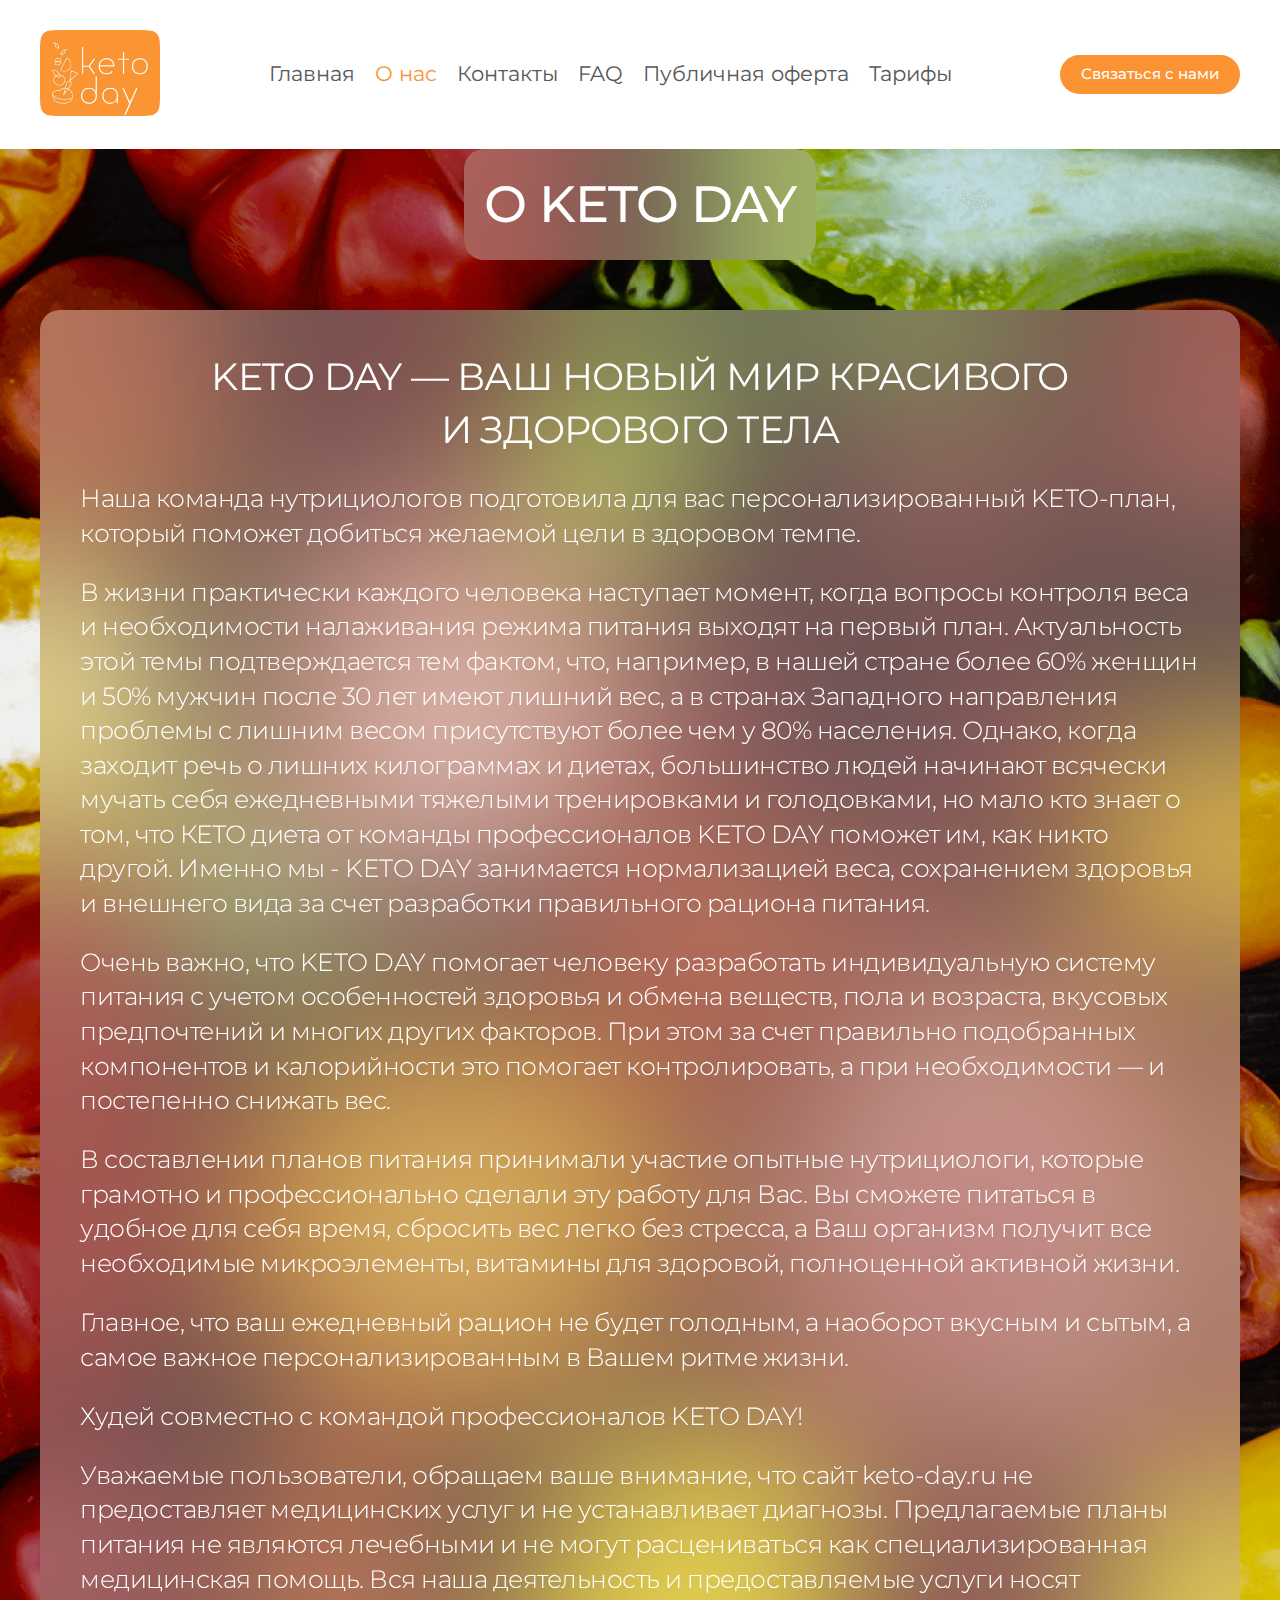
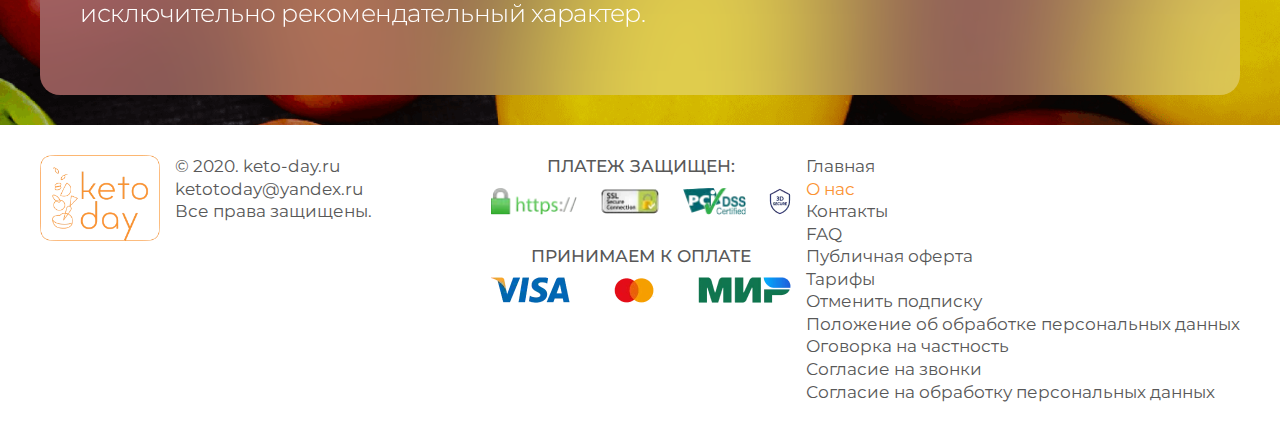
<file: about.html>
<!DOCTYPE html>
<html lang="ru">

<head>
  <meta charset="UTF-8">
  <meta http-equiv="X-UA-Compatible" content="IE=edge">
  <meta name="viewport" content="width=device-width, initial-scale=1.0, maximum-scale=1.0, user-scalable=0">
  <meta property="og:type" content="article">
  <meta property="og:url" content="https://keto-day.ru">
  <meta property="og:site_name" content="Худей совместно с командой профессионалов KETO DAY!">
  <meta property="og:title"
    content="Наша команда нутрициологов подготовила для вас персонализированный KETO-план, который поможет добиться желаемой цели в здоровом темпе.">
  <meta property="og:description"
    content="В жизни практически каждого человека наступает момент, когда вопросы контроля веса и необходимости налаживания режима питания выходят на первый план. Актуальность этой темы подтверждается тем фактом, что, например, в нашей стране более 60% женщин и 50% мужчин после 30 лет имеют лишний вес, а в странах Западного направления проблемы с...">
  <meta property="og:image" content="https://keto-day.ru/img/headerImg.jpg">
  <link rel="shortcut icon" href="favicon.svg" type="image/svg">

  <link rel="stylesheet" href="css/index.css">
  <link rel="stylesheet" href="css/reset.css">

  <!-- Стили секций -->
  <link rel="stylesheet" href="css/header.css">
  <link rel="stylesheet" href="css/footer.css">
  <link rel="stylesheet" href="css/about-us.css">

  <!-- Шрифты -->
  <link rel="preconnect" href="https://fonts.googleapis.com">
  <link rel="preconnect" href="https://fonts.gstatic.com" crossorigin>
  <link
    href="https://fonts.googleapis.com/css2?family=Montserrat:ital,wght@0,100;0,200;0,300;0,400;0,500;0,600;0,700;0,800;0,900;1,100;1,200;1,300;1,400;1,500;1,600;1,700;1,800;1,900&display=swap"
    rel="stylesheet">

  <title>О нас</title>
</head>

<body>
  <header>
    <a href="index.html"><img src="img/logo.webp" alt="лого" width="204" class="header_logo"></a>
    <ul class="header_nav">
      <a href="" class="header_hamburger_close">
        <img src="img/header_hamburger_close.webp" alt="">
      </a>
      <li><a href="index.html">Главная</a></li>
      <li><a href="about.html" class="header_nav_active">О нас</a></li>
      <li><a href="contact.html">Контакты</a></li>
      <li><a href="faq.html">FAQ</a></li>
      <li><a href="docs/публичная-оферта.docx">Публичная оферта</a></li>
      <li><a href="tarifs.html">Тарифы</a></li>
    </ul>
    <a href="contact.html" class="header_contact-us">
      Связаться с нами
    </a>
    <a class="header_hamburger">
      <img src="img/header_hamburger.webp" alt="menu">
    </a>
  </header>
  <section class="about-us">
    <h1>О KETO DAY</h1>
    <div class="about-us_content">
      <h2>KETO DAY — ваш новый мир красивого и здорового тела</h2>
      <p>Наша команда нутрициологов подготовила для вас персонализированный
        KETO-план, который поможет добиться желаемой цели в здоровом темпе.</p>
      <p>В жизни практически каждого человека наступает момент, когда вопросы контроля веса и необходимости налаживания
        режима питания выходят на первый план. Актуальность этой темы подтверждается тем фактом, что, например, в нашей
        стране более 60% женщин и 50% мужчин после 30 лет имеют лишний вес, а в странах Западного направления проблемы с
        лишним весом присутствуют более чем у 80% населения. Однако, когда заходит речь о лишних килограммах и диетах,
        большинство людей начинают всячески мучать себя ежедневными тяжелыми тренировками и голодовками, но мало кто
        знает о том, что КЕТО диета от команды профессионалов KETO DAY поможет им, как никто другой. Именно мы - KETO
        DAY занимается нормализацией веса, сохранением здоровья и внешнего вида за счет разработки правильного рациона
        питания.</p>
      <p>Очень важно, что KETO DAY помогает человеку разработать индивидуальную систему питания с учетом особенностей
        здоровья и обмена веществ, пола и возраста, вкусовых предпочтений и многих других факторов. При этом за счет
        правильно подобранных компонентов и калорийности это помогает контролировать, а при необходимости — и постепенно
        снижать вес.</p>
      <p>В составлении планов питания принимали участие опытные нутрициологи, которые грамотно и профессионально сделали
        эту работу для Вас. Вы сможете питаться в удобное для себя время, сбросить вес легко без стресса, а Ваш организм
        получит все необходимые микроэлементы, витамины для здоровой, полноценной активной жизни.</p>
      <p>Главное, что ваш ежедневный рацион не будет голодным, а наоборот вкусным и сытым, а самое важное
        персонализированным в Вашем ритме жизни.</p>
      <p>Худей совместно с командой профессионалов KETO DAY!</p>
      <p>Уважаемые пользователи, обращаем ваше внимание, что сайт keto-day.ru не
        предоставляет медицинских услуг и не устанавливает диагнозы. Предлагаемые планы питания не являются лечебными и
        не могут расцениваться как специализированная медицинская помощь. Вся наша деятельность и предоставляемые услуги
        носят исключительно рекомендательный характер.</p>
    </div>
  </section>

  <footer>
    <a href="index.html">
      <img src="img/logo-2.webp" alt="logo" width="204">
    </a>
    <p>© 2020. keto-day.ru<br>
      ketotoday@yandex.ru<br>
      Все права защищены.
    </p>
    <div class="footer_payment">
      <h2>Платеж защищен:</h2>
      <div class="footer_payment_img">
        <img src="img/https.webp" alt="https://" width="82">
        <img src="img/ssl.webp" alt="SSL" width="56">
        <img src="img/psi-dss.webp" alt="PCIDSS" width="60">
        <img src="img/3D-secure.webp" alt="3D SECURE" width="20">
      </div>
      <h2>Принимаем к оплате</h2>
      <div class="footer_payment_img">
        <img src="img/visa.webp" alt="visa" width="78">
        <img src="img/mastercard.webp" alt="mastercard" width="39">
        <img src="img/mir.webp" alt="mir" width="91">
      </div>
    </div>
    <ul class="footer_nav">
      <li><a href="index.html">Главная</a></li>
      <li><a href="about.html" class="footer_nav_active">О нас</a></li>
      <li><a href="contact.html">Контакты</a></li>
      <li><a href="faq.html">FAQ</a></li>
      <li><a href="docs/публичная-оферта.docx">Публичная оферта</a></li>
      <li><a href="tarifs.html">Тарифы</a></li>
      <li><a href="subscriptions.html">Отменить подписку</a></li>
      <li><a href="docs/положение-об-обработке-персональных-данных.docx">Положение об обработке персональных
          данных</a></li>
      <li><a href="docs/оговорка-на-частность.docx">Оговорка на частность</a></li>
      <li><a href="docs/согласие-на-звонки.docx">Согласие на звонки</a></li>
      <li><a href="docs/согласие-на-обработку-персональных-данных.docx">Согласие на обработку персональных данных</a>
      </li>
    </ul>
  </footer>
  <script src="js/hamburger.js"></script>

  <!-- Yandex.Metrika counter -->
  <script>
    (function (m, e, t, r, i, k, a) {
      m[i] = m[i] || function () { (m[i].a = m[i].a || []).push(arguments) };
      m[i].l = 1 * new Date(); k = e.createElement(t), a = e.getElementsByTagName(t)[0], k.async = 1, k.src = r, a.parentNode.insertBefore(k, a)
    })
      (window, document, "script", "https://mc.yandex.ru/metrika/tag.js", "ym");

    ym(89807358, "init", {
      clickmap: true,
      trackLinks: true,
      accurateTrackBounce: true,
      webvisor: true
    });
  </script>
  <noscript>
    <div><img src="https://mc.yandex.ru/watch/89807358" style="position:absolute; left:-9999;" alt="" /></div>
  </noscript>
  <!-- /Yandex.Metrika counter -->

  <!-- Global site tag (gtag.js) - Google Analytics -->
  <script src="https://www.googletagmanager.com/gtag/js?id=G-SJ4CENPW20"></script>
  <script>
    window.dataLayer = window.dataLayer || [];
    function gtag() { dataLayer.push(arguments); }
    gtag('js', new Date());

    gtag('config', 'G-SJ4CENPW20');
  </script>
</body>

</html>
</file>
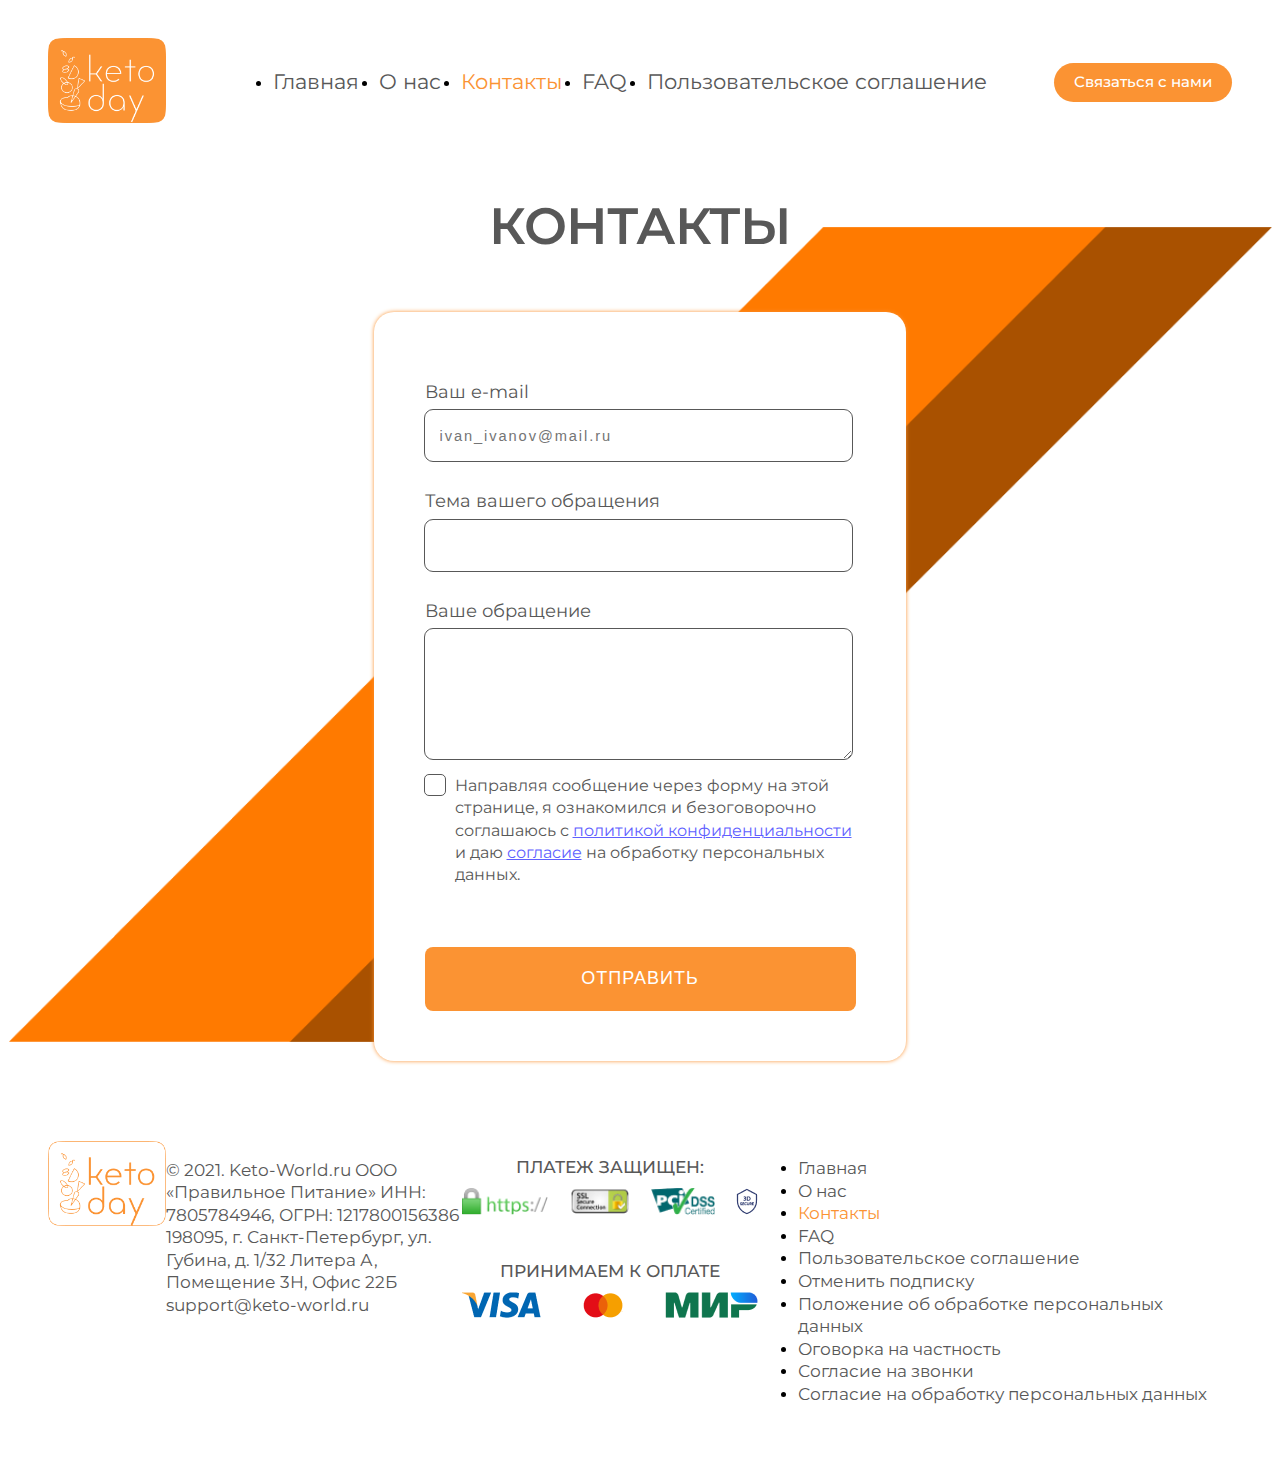
<file: contact.html>
<!DOCTYPE html>
<html lang="en">

<head>
  <meta charset="UTF-8">
  <meta http-equiv="X-UA-Compatible" content="IE=edge">
  <meta name="viewport" content="width=device-width, initial-scale=1.0">

  <link rel="stylesheet" href="css/index.css">
  <link rel="stylesheet" href="https://meyerweb.com/eric/tools/css/reset/reset.css">

  <!-- Стили секций -->
  <link rel="stylesheet" href="css/header.css">
  <link rel="stylesheet" href="css/footer.css">
  <link rel="stylesheet" href="css/contact.css">

  <!-- Шрифты -->
  <link rel="preconnect" href="https://fonts.googleapis.com">
  <link rel="preconnect" href="https://fonts.gstatic.com" crossorigin>
  <link
    href="https://fonts.googleapis.com/css2?family=Montserrat:ital,wght@0,100;0,200;0,300;0,400;0,500;0,600;0,700;0,800;0,900;1,100;1,200;1,300;1,400;1,500;1,600;1,700;1,800;1,900&display=swap"
    rel="stylesheet">

  <script src="https://www.google.com/recaptcha/api.js" async defer></script>

  <title>KETO-DAY</title>
</head>

<body>
  <header>
    <a href="index.html"><img src="img/logo.png" alt="лого" width="204" class="header_logo"></a>
    <ul class="header_nav">
      <a href="" class="header_hamburger_close">
        <img src="img/header_hamburger_close.png" alt="">
      </a>
      <li><a href="index.html">Главная</a></li>
      <li><a href="about.html">О нас</a></li>
      <li><a href="contact.html" class="header_nav_active">Контакты</a></li>
      <li><a href="faq.html">FAQ</a></li>
      <li><a href="docs/пользовательское-соглашение.docx">Пользовательское соглашение</a></li>
    </ul>
    <a href="contact.html" class="header_contact-us">
      Связаться с нами
    </a>
    <a class="header_hamburger">
      <img src="img/header_hamburger.png" alt="menu">
    </a>
  </header>
  <section class="contact">
    <h1>Контакты</h1>
    <div class="contact_form">
      <form action="send.php" method="post">
        <p class="contact_form_title">
          Ваш e-mail
        </p>
        <input type="e-mail" name="email" class="contact_form_input" placeholder="ivan_ivanov@mail.ru">

        <p class="contact_form_title">
          Тема вашего обращения
        </p>
        <input type="text" name="title" class="contact_form_input">

        <p class="contact_form_title">
          Ваше обращение
        </p>
        <textarea type="text" name="message" class="contact_form_input_message"></textarea>

        <div class="contact_form_checkbox">
          <input type="checkbox" id="contact_form">
          <label for="contact_form">
            <p>Направляя сообщение через форму на этой странице, я ознакомился и безоговорочно соглашаюсь с <a
                href="docs/положение-об-обработке-персональных-данных.docx">политикой конфиденциальности</a> и даю <a
                href="docs/consent-to-the-processing-of-personal-data.docx">согласие</a> на
              обработку персональных
              данных.
            </p>
          </label>
        </div>
        <div class="g-recaptcha" data-sitekey="6Lcf4SohAAAAALIRLpKs9st4dQ9rHcRX2o3W_MhX"></div>
        <button type="submit" class="contact_form_button">Отправить
        </button>
      </form>
    </div>


  </section>

  <footer>
    <a href="index.html">
      <img src="img/logo-2.png" alt="logo" width="204px">
    </a>
    <p>© 2021. Keto-World.ru ООО «Правильное Питание»
      ИНН: 7805784946, ОГРН: 1217800156386
      198095, г. Санкт-Петербург, ул. Губина, д. 1/32 Литера А,
      Помещение 3Н, Офис 22Б
      support@keto-world.ru</p>
    <div class="footer_payment">
      <h2>Платеж защищен:</h2>
      <div class="footer_payment_img">
        <img src="img/https.png" alt="https://" width="82.5px">
        <img src="img/ssl.png" alt="SSL" width="56.8px">
        <img src="img/psi-dss.png" alt="PCIDSS" width="60.1px">
        <img src="img/3D-secure.png" alt="3D SECURE" width="20px">
      </div>
      <h2>Принимаем к оплате</h2>
      <div class="footer_payment_img">
        <img src="img/visa.png" alt="visa" width="78.43px">
        <img src="img/mastercard.png" alt="mastercard" width="39.2px">
        <img src="img/mir.png" alt="mir" width="91.92px">
      </div>
    </div>
    <ul class="footer_nav">
      <li><a href="index.html">Главная</a></li>
      <li><a href="about.html">О нас</a></li>
      <li><a href="contact.html" class="footer_nav_active">Контакты</a></li>
      <li><a href="faq.html">FAQ</a></li>
      <li><a href="docs/пользовательское-соглашение.docx">Пользовательское соглашение</a></li>
      <li><a href="subscriptions.html">Отменить подписку</a></li>
      <li><a href="docs/положение-об-обработке-персональных-данных.docx">Положение об обработке персональных
          данных</a></li>
      <li><a href="docs/оговорка-на-частность.docx">Оговорка на частность</a></li>
      <li><a href="docs/согласие-на-звонки.docx">Согласие на звонки</a></li>
      <li><a href="docs/согласие-на-обработку-персональных-данных.docx">Согласие на обработку персональных данных</a>
      </li>
    </ul>
  </footer>
  <script src="js/hamburger.js"></script>
  <script src="js/contact.js"></script>
</body>

</html>
</file>
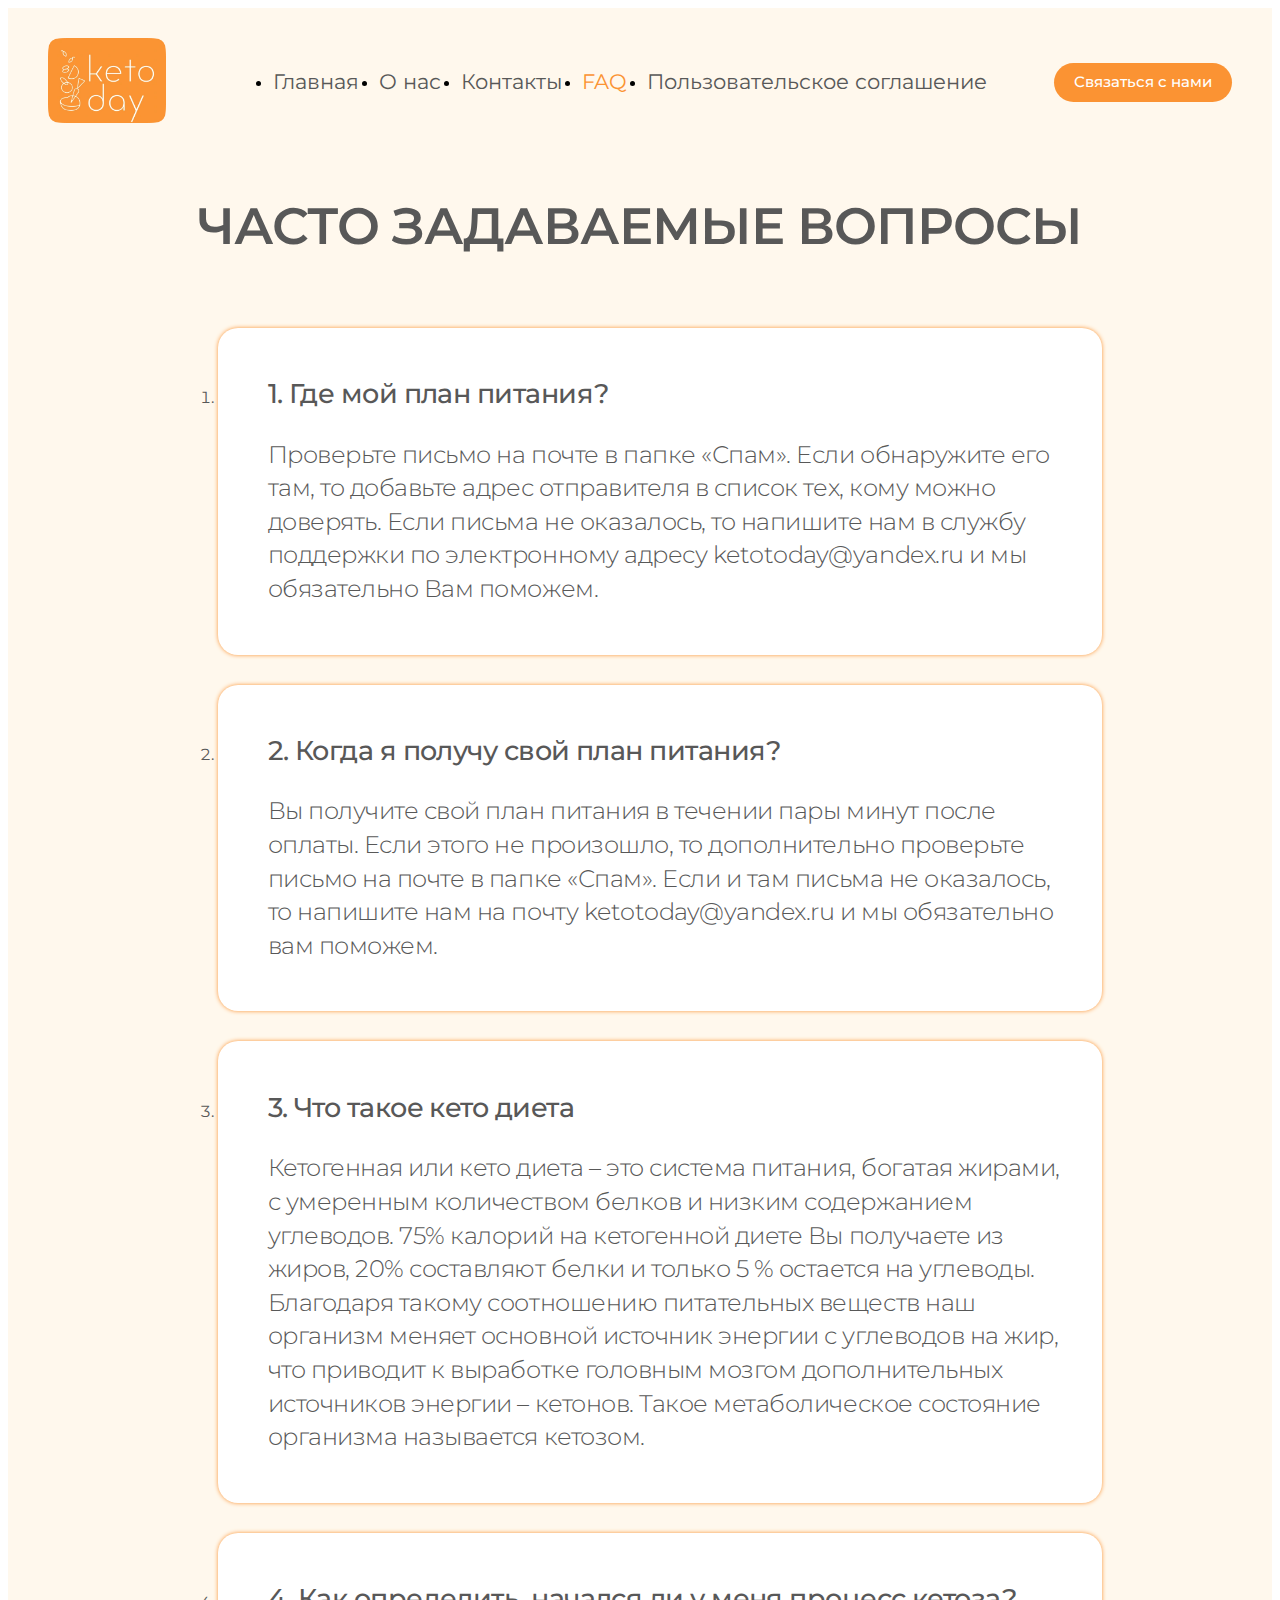
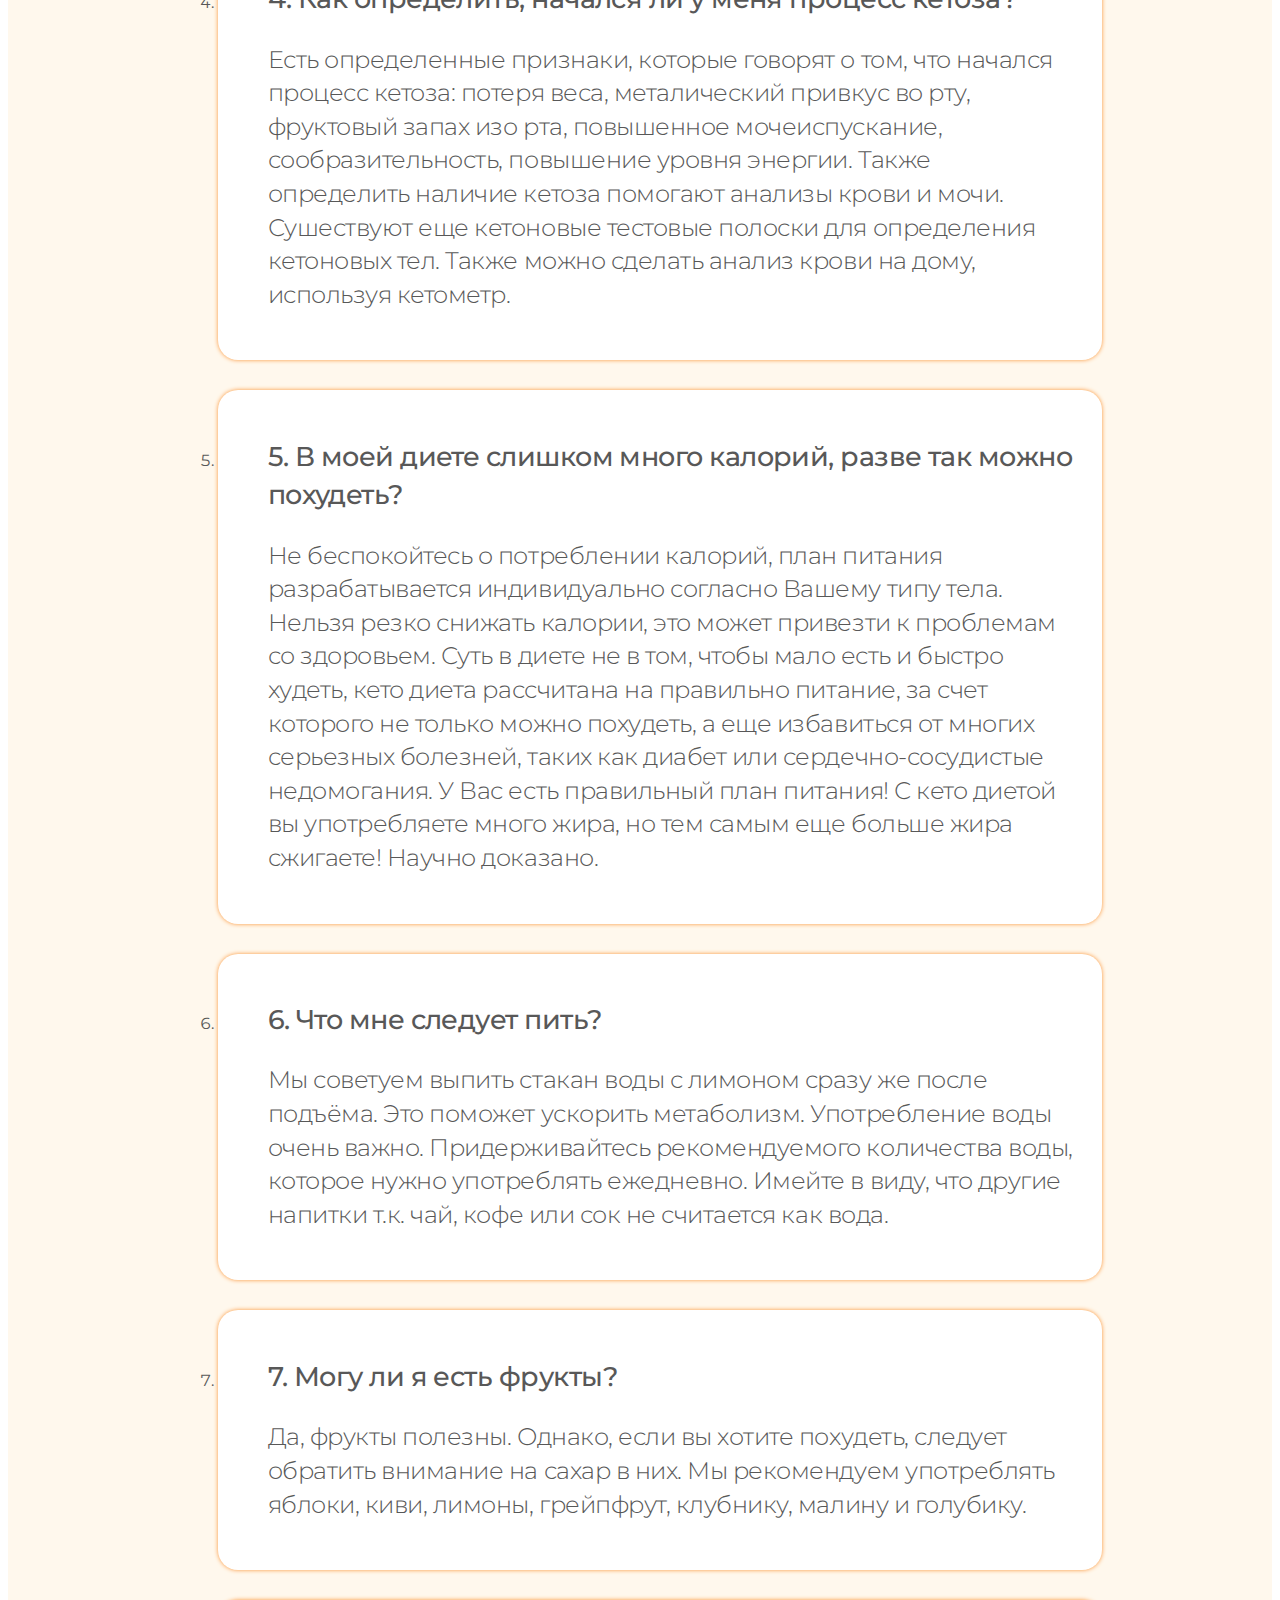
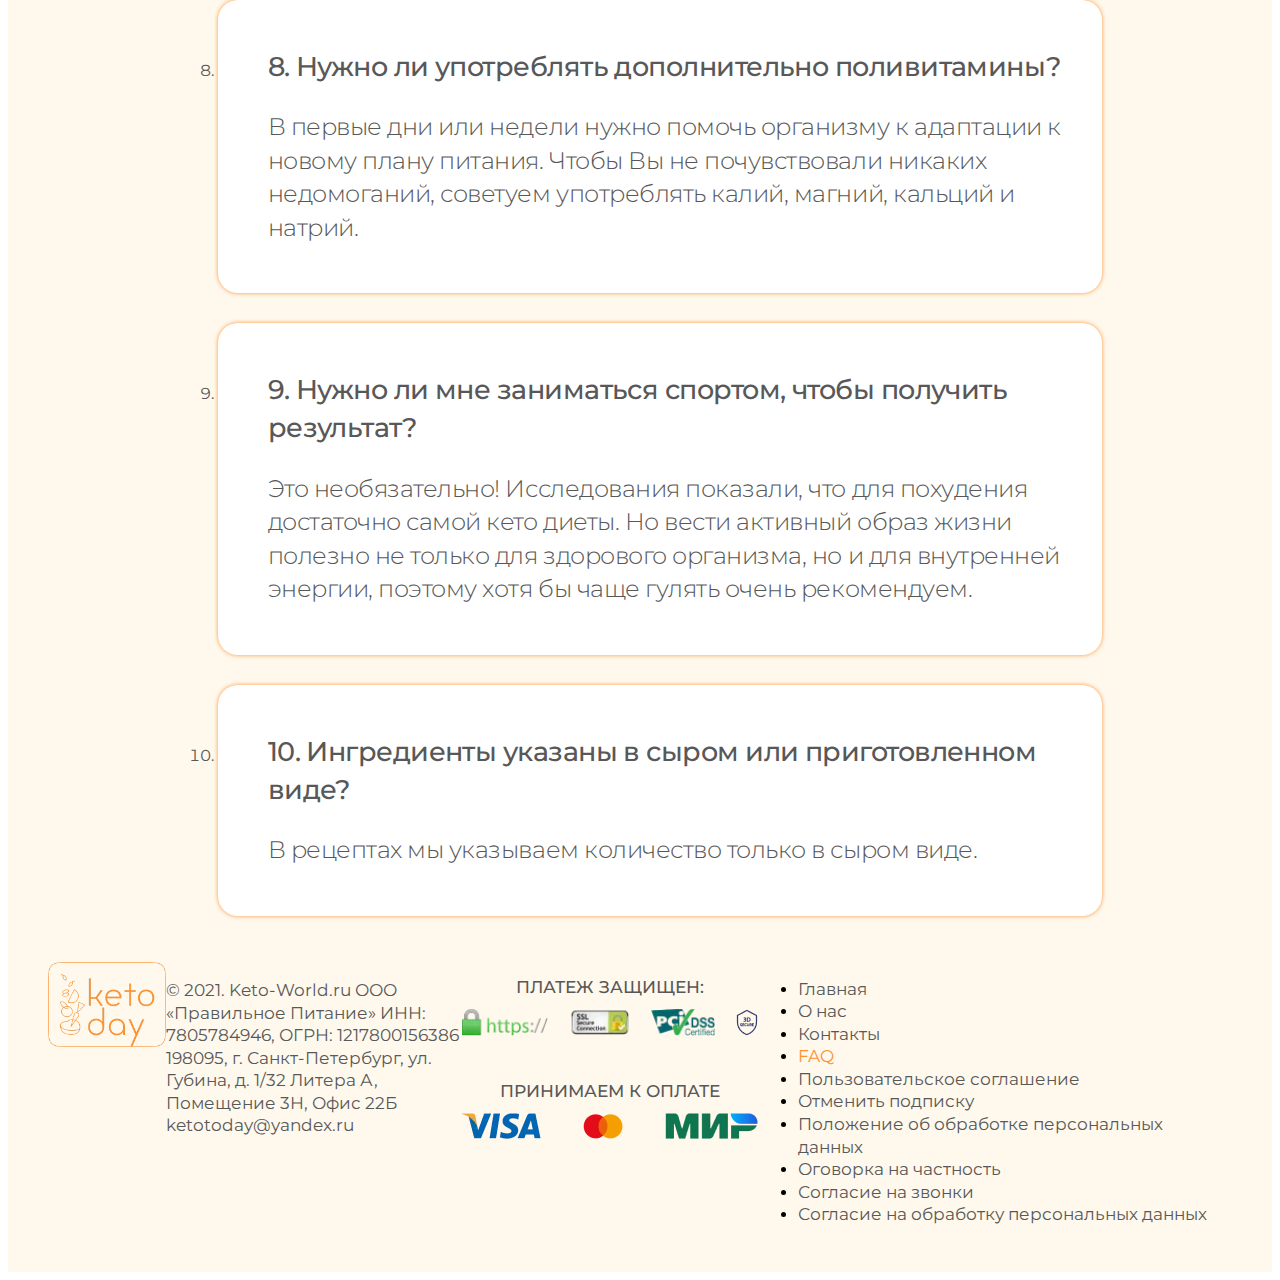
<file: faq.html>
<!DOCTYPE html>
<html lang="en">

<head>
  <meta charset="UTF-8">
  <meta http-equiv="X-UA-Compatible" content="IE=edge">
  <meta name="viewport" content="width=device-width, initial-scale=1.0, maximum-scale=1.0, user-scalable=0">
  <meta property="og:type" content="article">
  <meta property="og:url" content="https://keto-day.ru">
  <meta property="og:site_name" content="Худей совместно с командой профессионалов KETO DAY!">
  <meta property="og:title" content="Наша команда нутрициологов подготовила для вас персонализированный
        KETO-план, который поможет добиться желаемой цели в здоровом темпе.">
  <meta property="og:description" content="В жизни практически каждого человека наступает момент, когда вопросы контроля веса и необходимости налаживания
    режима питания выходят на первый план. Актуальность этой темы подтверждается тем фактом, что, например, в нашей
    стране более 60% женщин и 50% мужчин после 30 лет имеют лишний вес, а в странах Западного направления проблемы с
    ...">
  <meta property="og:image" content="https://keto-day.ru/img/headerImg.jpg">
  <link rel="shortcut icon" href="favicon.svg" type="image/svg">

  <link rel="stylesheet" href="css/index.css">
  <link rel="stylesheet" href="https://meyerweb.com/eric/tools/css/reset/reset.css">

  <!-- Стили секций -->
  <link rel="stylesheet" href="css/header.css">
  <link rel="stylesheet" href="css/footer.css">
  <link rel="stylesheet" href="css/faq.css">

  <!-- Шрифты -->
  <link rel="preconnect" href="https://fonts.googleapis.com">
  <link rel="preconnect" href="https://fonts.gstatic.com" crossorigin>
  <link
    href="https://fonts.googleapis.com/css2?family=Montserrat:ital,wght@0,100;0,200;0,300;0,400;0,500;0,600;0,700;0,800;0,900;1,100;1,200;1,300;1,400;1,500;1,600;1,700;1,800;1,900&display=swap"
    rel="stylesheet">

  <title>Часто задаваемые вопросы</title>
</head>

<body>
  <!-- Yandex.Metrika counter -->
  <script type="text/javascript">
    (function (m, e, t, r, i, k, a) {
      m[i] = m[i] || function () { (m[i].a = m[i].a || []).push(arguments) };
      m[i].l = 1 * new Date(); k = e.createElement(t), a = e.getElementsByTagName(t)[0], k.async = 1, k.src = r, a.parentNode.insertBefore(k, a)
    })
      (window, document, "script", "https://mc.yandex.ru/metrika/tag.js", "ym");

    ym(89807358, "init", {
      clickmap: true,
      trackLinks: true,
      accurateTrackBounce: true,
      webvisor: true
    });
  </script>
  <noscript>
    <div><img src="https://mc.yandex.ru/watch/89807358" style="position:absolute; left:-9999px;" alt="" /></div>
  </noscript>
  <!-- /Yandex.Metrika counter -->
  <!-- Global site tag (gtag.js) - Google Analytics -->
  <script async src="https://www.googletagmanager.com/gtag/js?id=G-SJ4CENPW20"></script>
  <script>
    window.dataLayer = window.dataLayer || [];
    function gtag() { dataLayer.push(arguments); }
    gtag('js', new Date());

    gtag('config', 'G-SJ4CENPW20');
  </script>
  <header class="header_faq">
    <a href="index.html"><img src="img/logo.webp" alt="лого" width="204" class="header_logo"></a>
    <ul class="header_nav">
      <a href="" class="header_hamburger_close">
        <img src="img/header_hamburger_close.webp" alt="">
      </a>
      <li><a href="index.html">Главная</a></li>
      <li><a href="about.html">О нас</a></li>
      <li><a href="contact.html">Контакты</a></li>
      <li><a href="faq.html" class="header_nav_active">FAQ</a></li>
      <li><a href="docs/пользовательское-соглашение.docx">Пользовательское соглашение</a></li>
    </ul>
    <a href="contact.html" class="header_contact-us">
      Связаться с нами
    </a>
    <a class="header_hamburger">
      <img src="img/header_hamburger.webp" alt="menu">
    </a>
  </header>
  <section class="faq">
    <h1>Часто задаваемые вопросы</h1>
    <ol class="faq_acordeon-box">
      <li class="faq_acordeon-box_item">
        <h2>1. Где мой план питания?</h2>
        <p>Проверьте письмо на почте в папке «Спам». Если обнаружите его там, то добавьте адрес отправителя в список
          тех, кому можно доверять. Если письма не оказалось, то напишите нам в службу поддержки по электронному адресу
          ketotoday@yandex.ru и мы обязательно Вам поможем.</p>
      </li>
      <li class="faq_acordeon-box_item">
        <h2>2. Когда я получу свой план питания?</h2>
        <p>Вы получите свой план питания в течении пары минут после оплаты. Если этого не произошло, то дополнительно
          проверьте письмо на почте в папке «Спам». Если и там письма не оказалось, то напишите нам на почту
          ketotoday@yandex.ru и мы обязательно вам поможем.</p>
      </li>
      <li class="faq_acordeon-box_item">
        <h2>3. Что такое кето диета</h2>
        <p>Кетогенная или кето диета – это система питания, богатая жирами, с умеренным количеством белков и низким
          содержанием углеводов. 75% калорий на кетогенной диете Вы получаете из жиров, 20% составляют белки и только 5
          % остается на углеводы. Благодаря такому соотношению питательных веществ наш организм меняет основной источник
          энергии с углеводов на жир, что приводит к выработке головным мозгом дополнительных источников энергии –
          кетонов. Такое метаболическое состояние организма называется кетозом.</p>
      </li>
      <li class="faq_acordeon-box_item">
        <h2>4. Как определить, начался ли у меня процесс кетоза?</h2>
        <p>Есть определенные признаки, которые говорят о том, что начался процесс кетоза: потеря веса, металический
          привкус во рту, фруктовый запах изо рта, повышенное мочеиспускание, сообразительность, повышение уровня
          энергии. Также определить наличие кетоза помогают анализы крови и мочи. Сушествуют еще кетоновые тестовые
          полоски для определения кетоновых тел. Также можно сделать анализ крови на дому, используя кетометр.</p>
      </li>
      <li class="faq_acordeon-box_item">
        <h2>5. В моей диете слишком много калорий, разве так можно похудеть?</h2>
        <p>Не беспокойтесь о потреблении калорий, план питания разрабатывается индивидуально согласно Вашему типу тела.
          Нельзя резко снижать калории, это может привезти к проблемам со здоровьем. Суть в диете не в том, чтобы мало
          есть и быстро худеть, кето диета рассчитана на правильно питание, за счет которого не только можно похудеть, а
          еще избавиться от многих серьезных болезней, таких как диабет или сердечно-сосудистые недомогания. У Вас есть
          правильный план питания! С кето диетой вы употребляете много жира, но тем самым еще больше жира сжигаете!
          Научно доказано.</p>
      </li>
      <li class="faq_acordeon-box_item">
        <h2>6. Что мне следует пить?</h2>
        <p>Мы советуем выпить стакан воды с лимоном сразу же после подъёма. Это поможет ускорить метаболизм.
          Употребление воды очень важно. Придерживайтесь рекомендуемого количества воды, которое нужно употреблять
          ежедневно. Имейте в виду, что другие напитки т.к. чай, кофе или сок не считается как вода.</p>
      </li>
      <li class="faq_acordeon-box_item">
        <h2>7. Могу ли я есть фрукты?</h2>
        <p>Да, фрукты полезны. Однако, если вы хотите похудеть, следует обратить внимание на сахар в них. Мы рекомендуем
          употреблять яблоки, киви, лимоны, грейпфрут, клубнику, малину и голубику.</p>
      </li>
      <li class="faq_acordeon-box_item">
        <h2>8. Нужно ли употреблять дополнительно поливитамины?</h2>
        <p>В первые дни или недели нужно помочь организму к адаптации к новому плану питания. Чтобы Вы не почувствовали
          никаких недомоганий, советуем употреблять калий, магний, кальций и натрий.</p>
      </li>
      <li class="faq_acordeon-box_item">
        <h2>9. Нужно ли мне заниматься спортом, чтобы получить результат?</h2>
        <p>Это необязательно! Исследования показали, что для похудения достаточно самой кето диеты. Но вести активный
          образ жизни полезно не только для здорового организма, но и для внутренней энергии, поэтому хотя бы чаще
          гулять очень рекомендуем.</p>
      </li>
      <li class="faq_acordeon-box_item">
        <h2>10. Ингредиенты указаны в сыром или приготовленном виде?</h2>
        <p>В рецептах мы указываем количество только в сыром виде.</p>
      </li>
    </ol>
  </section>

  <footer class="footer_faq">
    <a href="index.html">
      <img src="img/logo-2.webp" alt="logo" width="204px">
    </a>
    <p>© 2021. Keto-World.ru ООО «Правильное Питание»
      ИНН: 7805784946, ОГРН: 1217800156386
      198095, г. Санкт-Петербург, ул. Губина, д. 1/32 Литера А,
      Помещение 3Н, Офис 22Б
      ketotoday@yandex.ru</p>
    <div class="footer_payment">
      <h2>Платеж защищен:</h2>
      <div class="footer_payment_img">
        <img src="img/https.webp" alt="https://" width="82.5px">
        <img src="img/ssl.webp" alt="SSL" width="56.8px">
        <img src="img/psi-dss.webp" alt="PCIDSS" width="60.1px">
        <img src="img/3D-secure.webp" alt="3D SECURE" width="20px">
      </div>
      <h2>Принимаем к оплате</h2>
      <div class="footer_payment_img">
        <img src="img/visa.webp" alt="visa" width="78.43px">
        <img src="img/mastercard.webp" alt="mastercard" width="39.2px">
        <img src="img/mir.webp" alt="mir" width="91.92px">
      </div>
    </div>
    <ul class="footer_nav">
      <li><a href="index.html">Главная</a></li>
      <li><a href="about.html">О нас</a></li>
      <li><a href="contact.html">Контакты</a></li>
      <li><a href="faq.html" class="footer_nav_active">FAQ</a></li>
      <li><a href="docs/пользовательское-соглашение.docx">Пользовательское соглашение</a></li>
      <li><a href="subscriptions.html">Отменить подписку</a></li>
      <li><a href="docs/положение-об-обработке-персональных-данных.docx">Положение об обработке персональных
          данных</a></li>
      <li><a href="docs/оговорка-на-частность.docx">Оговорка на частность</a></li>
      <li><a href="docs/согласие-на-звонки.docx">Согласие на звонки</a></li>
      <li><a href="docs/согласие-на-обработку-персональных-данных.docx">Согласие на обработку персональных данных</a>
      </li>
    </ul>
  </footer>
  <script src="js/hamburger.js"></script>
  <script src="js/faq.js"></script>

</body>

</html>
</file>
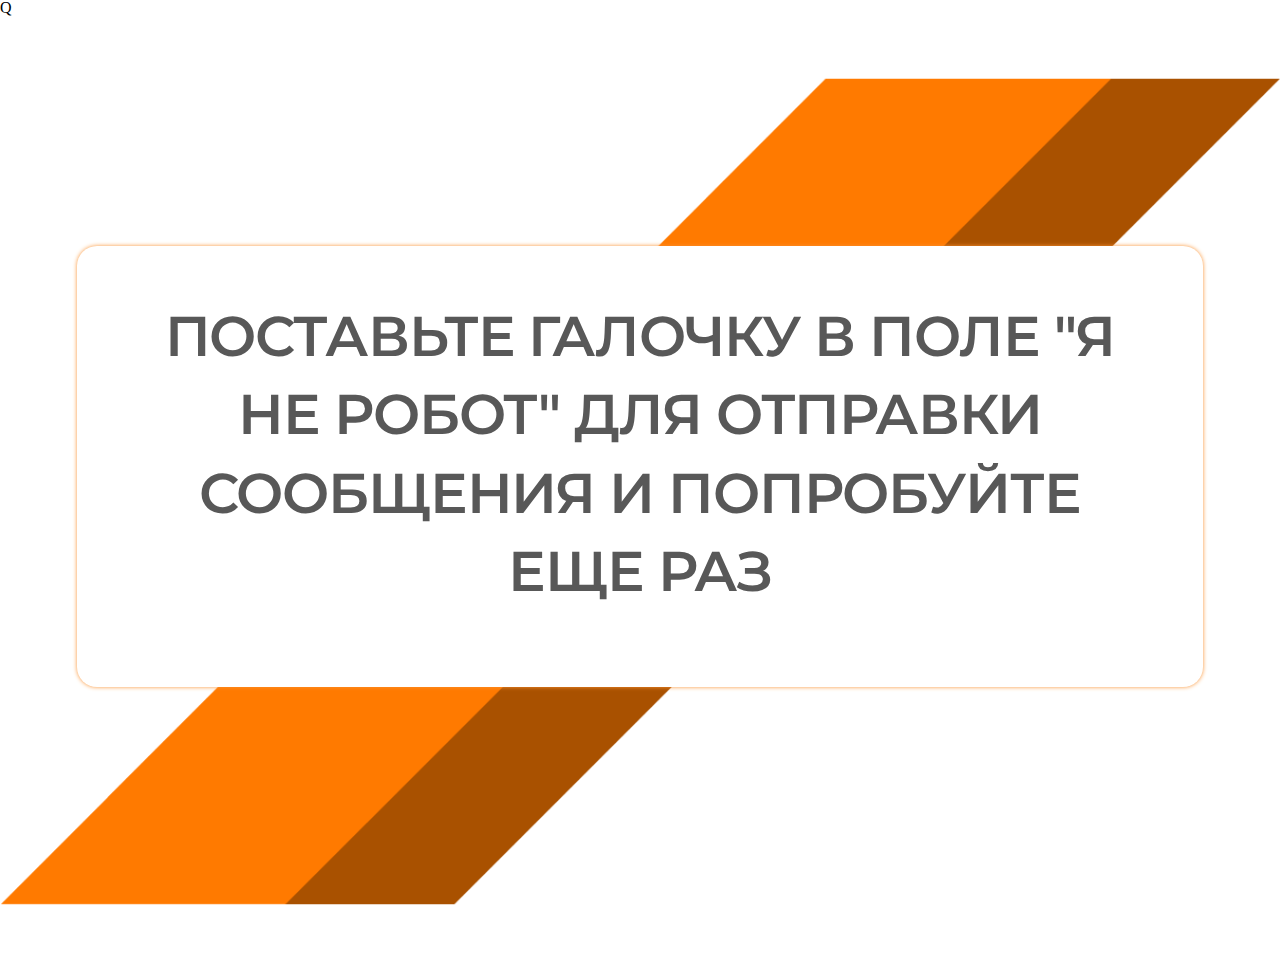
<file: good.html>
Q
<!DOCTYPE html>
<html lang="ru">

<head>
  <meta charset="UTF-8">
  <meta http-equiv="X-UA-Compatible" content="IE=edge">
  <meta name="viewport" content="width=device-width, initial-scale=1.0, maximum-scale=1.0, user-scalable=0">

  <link rel="stylesheet" href="css/index.css">
  <link rel="stylesheet" href="css/reset.css">

  <!-- Стили секций -->
  <link rel="stylesheet" href="css/answer.css">

  <!-- Шрифты -->
  <link rel="preconnect" href="https://fonts.googleapis.com">
  <link rel="preconnect" href="https://fonts.gstatic.com" crossorigin>
  <link
    href="https://fonts.googleapis.com/css2?family=Montserrat:ital,wght@0,100;0,200;0,300;0,400;0,500;0,600;0,700;0,800;0,900;1,100;1,200;1,300;1,400;1,500;1,600;1,700;1,800;1,900&display=swap"
    rel="stylesheet">

  <script src="https://www.google.com/recaptcha/api.js" async defer></script>

  <title>KETO-DAY</title>
</head>

<body>
  <section class="answer">
    <div class="answer_wrap">
      <h1>Поставьте галочку в поле "Я не робот" для отправки сообщения и попробуйте еще раз</h1>
    </div>
  </section>
  <script src="js/contact.js"></script>
</body>

</html>
</file>
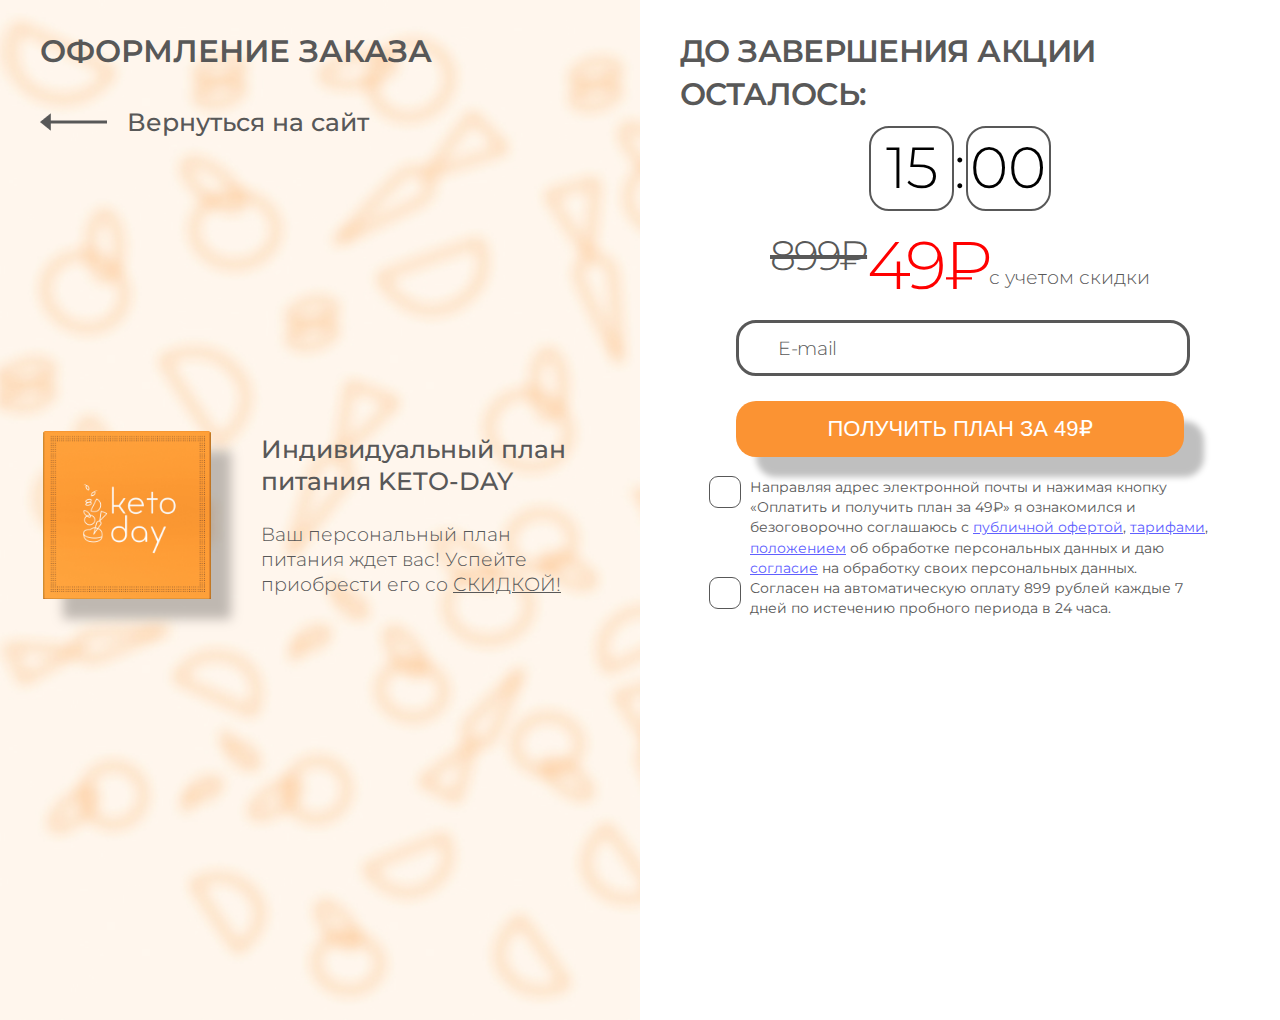
<file: payment.html>
<!DOCTYPE html>
<html lang="ru">

<head>
  <meta charset="UTF-8">
  <meta http-equiv="X-UA-Compatible" content="IE=edge">
  <meta name="viewport" content="width=device-width, initial-scale=1.0, maximum-scale=1.0, user-scalable=0">
  <meta property="og:type" content="article">
  <meta property="og:url" content="https://keto-day.ru">
  <meta property="og:site_name" content="Худей совместно с командой профессионалов KETO DAY!">
  <meta property="og:title"
    content="Наша команда нутрициологов подготовила для вас персонализированный KETO-план, который поможет добиться желаемой цели в здоровом темпе.">
  <meta property="og:description"
    content="В жизни практически каждого человека наступает момент, когда вопросы контроля веса и необходимости налаживания режима питания выходят на первый план. Актуальность этой темы подтверждается тем фактом, что, например, в нашей стране более 60% женщин и 50% мужчин после 30 лет имеют лишний вес, а в странах Западного направления проблемы с...">
  <meta property="og:image" content="https://keto-day.ru/img/headerImg.jpg">
  <link rel="shortcut icon" href="favicon.svg" type="image/svg">

  <link rel="stylesheet" href="css/index.css">
  <link rel="stylesheet" href="css/reset.css">

  <!-- Стили секций -->
  <link rel="stylesheet" href="css/index.css">
  <link rel="stylesheet" href="css/payment.css">

  <!-- Шрифты -->
  <link rel="preconnect" href="https://fonts.googleapis.com">
  <link rel="preconnect" href="https://fonts.gstatic.com" crossorigin>
  <link
    href="https://fonts.googleapis.com/css2?family=Montserrat:ital,wght@0,100;0,200;0,300;0,400;0,500;0,600;0,700;0,800;0,900;1,100;1,200;1,300;1,400;1,500;1,600;1,700;1,800;1,900&display=swap"
    rel="stylesheet">

  <title>Оплата</title>
  <script src="https://widget.cloudpayments.ru/bundles/cloudpayments.js"></script>
</head>

<body>
  <section class="payment">
    <div class="payment_left">
      <h2>Оформление заказа</h2>
      <a href="index.html#resume">
        <img src="img/payment_arrow.png" alt="Вернуться на сайт" width="94">Вернуться на
        сайт</a>
      <div class="payment_left_wrap">
        <img src="img/plan_book.png" alt="book" width="430">
        <div class="payment_left_wrap_content">
          <h3>Индивидуальный план питания KETO-DAY</h3>
          <p>Ваш персональный план питания ждет вас! Успейте приобрести его со
            <span>скидкой!</span>
          </p>
        </div>
      </div>
    </div>
    <div class="payment_right">
      <h2>До завершения акции осталось:</h2>
      <div class="payment_right_clock">
        <div class="payment_right_clock_min">15</div>
        <div class="payment_right_clock_colon">:</div>
        <div class="payment_right_clock_sec">00</div>
      </div>
      <div class="payment_right_price">
        <p>899₽</p>
        <p>49₽</p>
        <p>с учетом скидки</p>
      </div>
      <div class="payment_right_input-contain">
        <input type="text" id="fname" name="fname" autocomplete="off" value="" aria-labelledby="placeholder-fname">
        <label class="payment_right_placeholder-text" for="fname" id="placeholder-fname">
          <div class="payment_right_text">E-mail</div>
        </label>
      </div>
      <button class="payment_right_button">Получить план за 49₽</button>
      <div class="payment_right_agree payment_right_agree1">
        <div class="checkbox">
          <input type="checkbox" id="check">
          <label for="check">
            <p>Направляя адрес электронной почты и нажимая кнопку «Оплатить и получить план за 49₽» я ознакомился и
              безоговорочно соглашаюсь с <a href="docs/публичная-оферта.docx">публичной офертой</a>, <a
                href="tarifs.html">тарифами</a>,
              <a href="docs/положение-об-обработке-персональных-данных.docx">положением</a> об обработке персональных
              данных и даю <a href="docs/согласие-на-обработку-персональных-данных.docx">согласие</a>
              на
              обработку своих персональных данных.
            </p>
          </label>
        </div>
      </div>
      <div class="payment_right_agree payment_right_agree2">
        <div class="checkbox">
          <input type="checkbox" id="check2">
          <label for="check2">
            <p>Согласен на автоматическую оплату 899 рублей каждые 7 дней по истечению пробного периода в 24 часа.</p>
          </label>
        </div>
      </div>
    </div>
  </section>
  <script src="https://code.jquery.com/jquery-3.6.0.min.js"
    integrity="sha256-/xUj+3OJU5yExlq6GSYGSHk7tPXikynS7ogEvDej/m4=" crossorigin="anonymous"></script>
  <script src="https://cdnjs.cloudflare.com/ajax/libs/jquery/3.6.0/jquery.min.js"
    integrity="sha512-894YE6QWD5I59HgZOGReFYm4dnWc1Qt5NtvYSaNcOP+u1T9qYdvdihz0PPSiiqn/+/3e7Jo4EaG7TubfWGUrMQ=="
    crossorigin="anonymous" referrerpolicy="no-referrer"></script>
  <script src="js/payment.js"></script>
  <script src="js/timer.js"></script>

  <!-- Yandex.Metrika counter -->
  <script>
    (function (m, e, t, r, i, k, a) {
      m[i] = m[i] || function () { (m[i].a = m[i].a || []).push(arguments) };
      m[i].l = 1 * new Date(); k = e.createElement(t), a = e.getElementsByTagName(t)[0], k.async = 1, k.src = r, a.parentNode.insertBefore(k, a)
    })
      (window, document, "script", "https://mc.yandex.ru/metrika/tag.js", "ym");

    ym(89807358, "init", {
      clickmap: true,
      trackLinks: true,
      accurateTrackBounce: true,
      webvisor: true
    });
  </script>
  <noscript>
    <div><img src="https://mc.yandex.ru/watch/89807358" style="position:absolute; left:-9999;" alt="" /></div>
  </noscript>
  <!-- /Yandex.Metrika counter -->

  <!-- Global site tag (gtag.js) - Google Analytics -->
  <script src="https://www.googletagmanager.com/gtag/js?id=G-SJ4CENPW20"></script>
  <script>
    window.dataLayer = window.dataLayer || [];
    function gtag() { dataLayer.push(arguments); }
    gtag('js', new Date());

    gtag('config', 'G-SJ4CENPW20');
  </script>
</body>

</html>
</file>
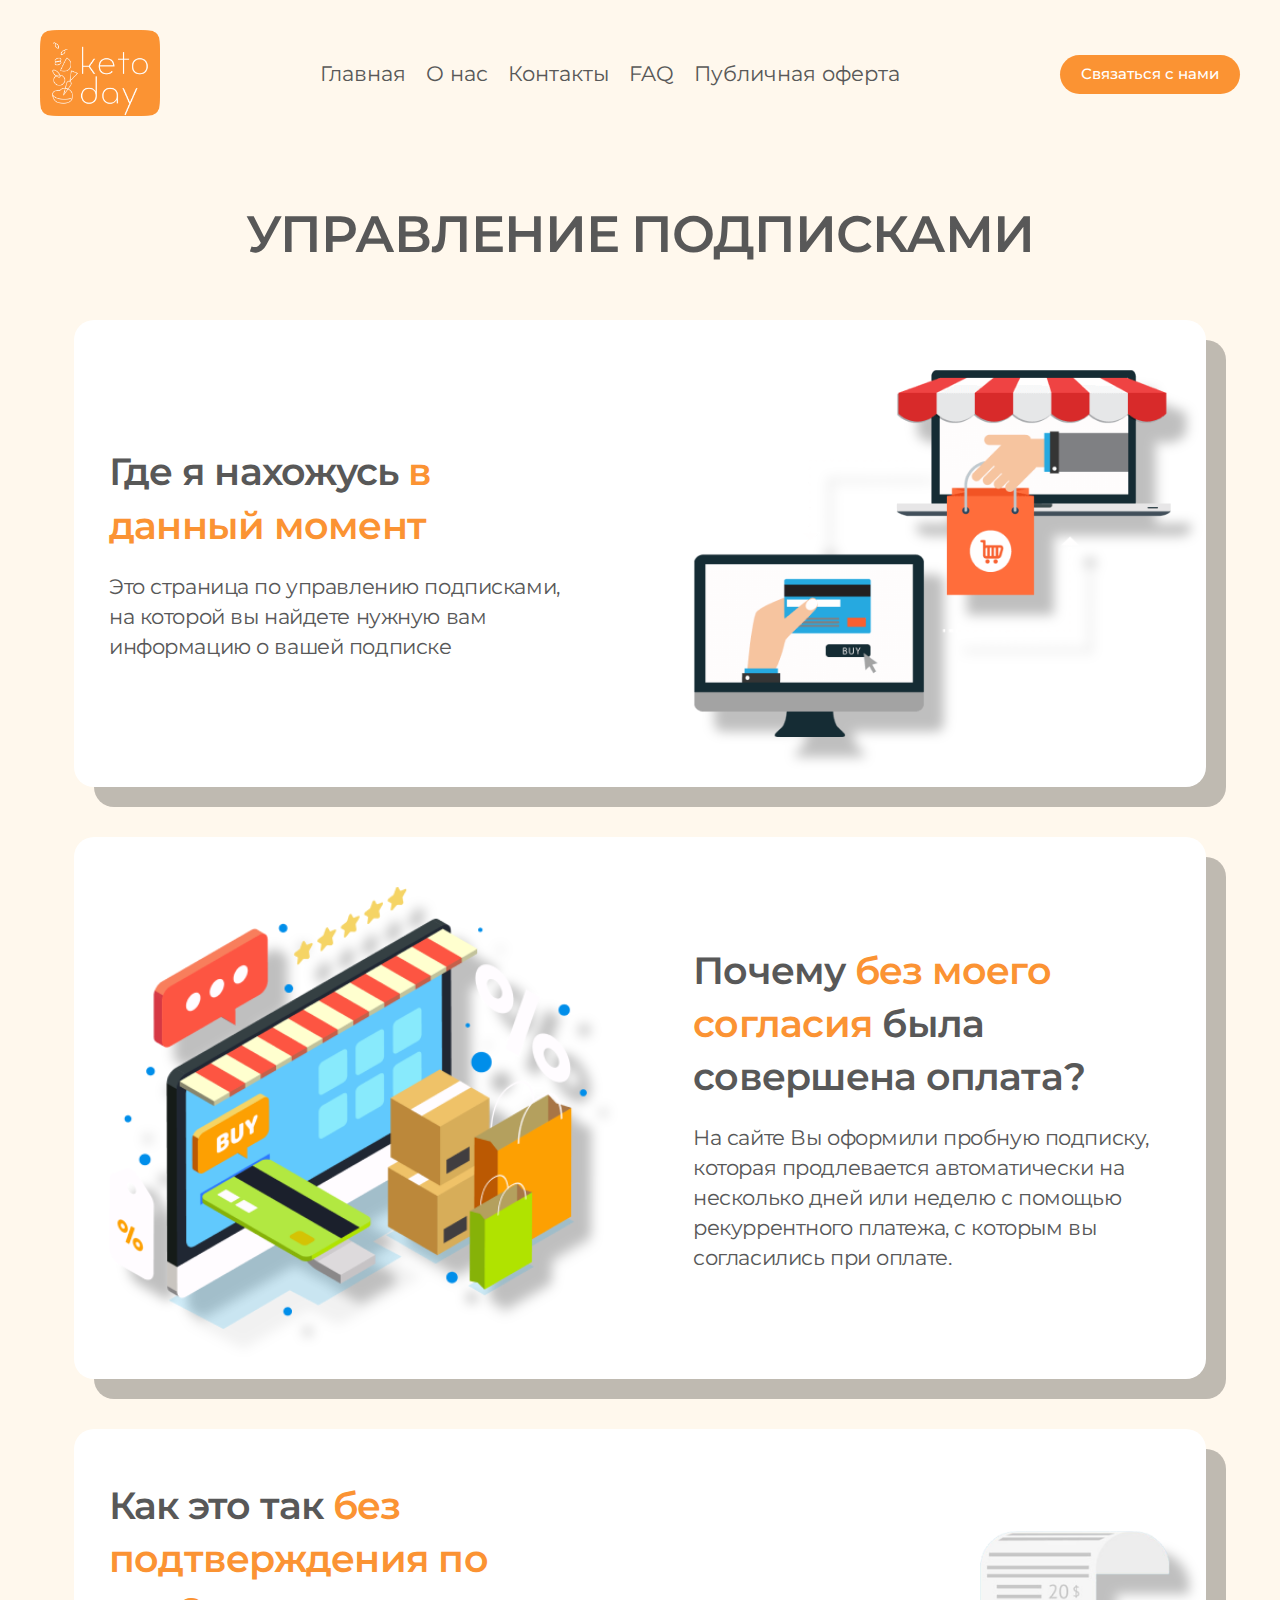
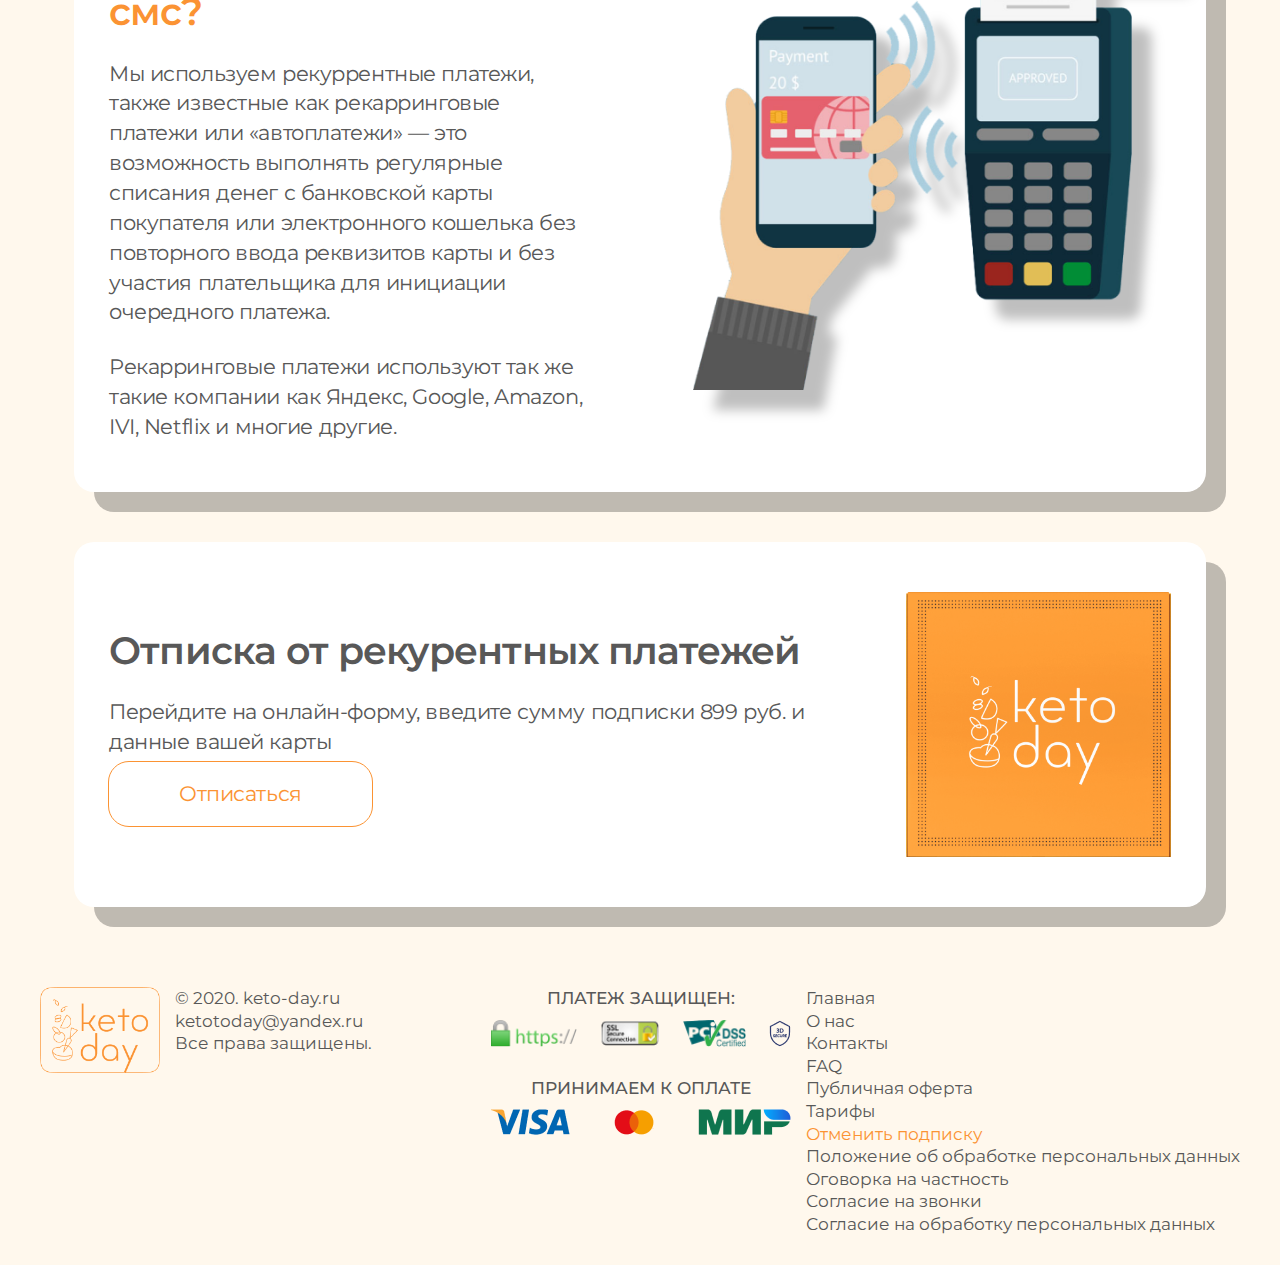
<file: subscriptions.html>
<!DOCTYPE html>
<html lang="ru">

<head>
  <meta charset="UTF-8">
  <meta http-equiv="X-UA-Compatible" content="IE=edge">
  <meta name="viewport" content="width=device-width, initial-scale=1.0, maximum-scale=1.0, user-scalable=0">
  <meta property="og:type" content="article">
  <meta property="og:url" content="https://keto-day.ru">
  <meta property="og:site_name" content="Худей совместно с командой профессионалов KETO DAY!">
  <meta property="og:title"
    content="Наша команда нутрициологов подготовила для вас персонализированный KETO-план, который поможет добиться желаемой цели в здоровом темпе.">
  <meta property="og:description"
    content="В жизни практически каждого человека наступает момент, когда вопросы контроля веса и необходимости налаживания режима питания выходят на первый план. Актуальность этой темы подтверждается тем фактом, что, например, в нашей стране более 60% женщин и 50% мужчин после 30 лет имеют лишний вес, а в странах Западного направления проблемы с...">
  <meta property="og:image" content="https://keto-day.ru/img/headerImg.jpg">
  <link rel="shortcut icon" href="favicon.svg" type="image/svg">

  <link rel="stylesheet" href="css/index.css">
  <link rel="stylesheet" href="css/reset.css">

  <!-- Стили секций -->
  <link rel="stylesheet" href="css/header.css">
  <link rel="stylesheet" href="css/footer.css">
  <link rel="stylesheet" href="css/subscriptions.css">

  <!-- Шрифты -->
  <link rel="preconnect" href="https://fonts.googleapis.com">
  <link rel="preconnect" href="https://fonts.gstatic.com" crossorigin>
  <link
    href="https://fonts.googleapis.com/css2?family=Montserrat:ital,wght@0,100;0,200;0,300;0,400;0,500;0,600;0,700;0,800;0,900;1,100;1,200;1,300;1,400;1,500;1,600;1,700;1,800;1,900&display=swap"
    rel="stylesheet">

  <title>Отменить подписку</title>
</head>

<body>
  <header class="header_subscriptions">
    <a href="index.html"><img src="img/logo.png" alt="лого" width="204" class="header_logo"></a>
    <ul class="header_nav">
      <a href="" class="header_hamburger_close">
        <img src="img/header_hamburger_close.png" alt="">
      </a>
      <li><a href="index.html">Главная</a></li>
      <li><a href="about.html">О нас</a></li>
      <li><a href="contact.html">Контакты</a></li>
      <li><a href="faq.html">FAQ</a></li>
      <li><a href="docs/публичная-оферта.docx">Публичная оферта</a></li>
    </ul>
    <a href="contact.html" class="header_contact-us">
      Связаться с нами
    </a>
    <a class="header_hamburger">
      <img src="img/header_hamburger.png" alt="menu">
    </a>
  </header>
  <section class="subscriptions">
    <h1>Управление подписками</h1>
    <div class="subscriptions_card-box_item">
      <div class="subscriptions_card-box_item_content">
        <h2>Где я нахожусь <span>в данный момент</span></h2>
        <p>Это страница по управлению подписками, на которой вы найдете нужную вам информацию о вашей подписке</p>
      </div>
      <img src="img/subscriptions-1.png" alt="subscriptions">
    </div>
    <div class="subscriptions_card-box_item">
      <img src="img/subscriptions-2.png" alt="subscriptions">
      <div class="subscriptions_card-box_item_content">
        <h2>Почему <span>без моего согласия</span> была совершена оплата?</span></h2>
        <p>На сайте Вы оформили пробную подписку, которая продлевается автоматически на несколько дней или неделю с
          помощью рекуррентного платежа, с которым вы согласились при оплате.</p>
      </div>
    </div>
    <div class="subscriptions_card-box_item">
      <div class="subscriptions_card-box_item_content">
        <h2>Как это так <span>без подтверждения по
            смс?</span></h2>
        <p>Мы используем рекуррентные платежи, также известные как рекарринговые платежи или «автоплатежи» — это
          возможность выполнять регулярные списания денег с банковской карты покупателя или электронного кошелька без
          повторного ввода реквизитов карты и без участия плательщика для инициации очередного платежа.
        </p>
        <p>Рекарринговые платежи используют так же такие компании как Яндекс, Google, Amazon, IVI, Netflix и многие
          другие.</p>
      </div>
      <img src="img/subscriptions-3.png" alt="subscriptions">
    </div>
    <div class="subscriptions_card-box_item">
      <div class="subscriptions_card-box_item_content " style="width: 60%;">
        <h2 style="width: 100%;">Отписка от рекурентных платежей</h2>
        <!-- <div style="width: 100%;" class="subscriptions_card-box_item_content_buttons">
          <button class="subscriptions_card-box_item_content_buttons_button active">Онлайн</button>
          <button class="subscriptions_card-box_item_content_buttons_button">E-mail</button>
          <button class="subscriptions_card-box_item_content_buttons_button">Карта</button>
        </div> -->
        <p style="margin-bottom: 5px;">Перейдите на онлайн-форму, введите сумму подписки 899 руб. и данные вашей карты
        </p>
        <a href="https://my.cloudpayments.ru/" style="display:inline-block; text-decoration: none;"
          class="subscriptions_card-box_item_content_button">Отписаться</a>
      </div>
      <img src="img/subscriptions-4.png" alt="subscriptions" style="width: 30%;">
    </div>
  </section>

  <footer class="footer_subscriptions">
    <a href="index.html">
      <img src="img/logo-2.png" alt="logo" width="204">
    </a>
    <p>© 2020. keto-day.ru<br>
      ketotoday@yandex.ru<br>
      Все права защищены.
    </p>
    <div class="footer_payment">
      <h2>Платеж защищен:</h2>
      <div class="footer_payment_img">
        <img src="img/https.png" alt="https://" width="82">
        <img src="img/ssl.png" alt="SSL" width="56">
        <img src="img/psi-dss.png" alt="PCIDSS" width="60">
        <img src="img/3D-secure.png" alt="3D SECURE" width="20">
      </div>
      <h2>Принимаем к оплате</h2>
      <div class="footer_payment_img">
        <img src="img/visa.png" alt="visa" width="78">
        <img src="img/mastercard.png" alt="mastercard" width="39">
        <img src="img/mir.png" alt="mir" width="91">
      </div>
    </div>
    <ul class="footer_nav">
      <li><a href="index.html">Главная</a></li>
      <li><a href="about.html">О нас</a></li>
      <li><a href="contact.html">Контакты</a></li>
      <li><a href="faq.html">FAQ</a></li>
      <li><a href="docs/публичная-оферта.docx">Публичная оферта</a></li>
      <li><a href="tarifs.html">Тарифы</a></li>
      <li><a href="subscriptions.html" class="header_nav_active">Отменить подписку</a></li>
      <li><a href="docs/положение-об-обработке-персональных-данных.docx">Положение об обработке персональных
          данных</a></li>
      <li><a href="docs/оговорка-на-частность.docx">Оговорка на частность</a></li>
      <li><a href="docs/согласие-на-звонки.docx">Согласие на звонки</a></li>
      <li><a href="docs/согласие-на-обработку-персональных-данных.docx">Согласие на обработку персональных данных</a>
      </li>
    </ul>
  </footer>
  <script src="js/hamburger.js"></script>
  <script src="js/subscriptions.js"></script>

  <!-- Yandex.Metrika counter -->
  <script>
    (function (m, e, t, r, i, k, a) {
      m[i] = m[i] || function () { (m[i].a = m[i].a || []).push(arguments) };
      m[i].l = 1 * new Date(); k = e.createElement(t), a = e.getElementsByTagName(t)[0], k.async = 1, k.src = r, a.parentNode.insertBefore(k, a)
    })
      (window, document, "script", "https://mc.yandex.ru/metrika/tag.js", "ym");

    ym(89807358, "init", {
      clickmap: true,
      trackLinks: true,
      accurateTrackBounce: true,
      webvisor: true
    });
  </script>
  <noscript>
    <div><img src="https://mc.yandex.ru/watch/89807358" style="position:absolute; left:-9999;" alt="" /></div>
  </noscript>
  <!-- /Yandex.Metrika counter -->

  <!-- Global site tag (gtag.js) - Google Analytics -->
  <script src="https://www.googletagmanager.com/gtag/js?id=G-SJ4CENPW20"></script>
  <script>
    window.dataLayer = window.dataLayer || [];
    function gtag() { dataLayer.push(arguments); }
    gtag('js', new Date());

    gtag('config', 'G-SJ4CENPW20');
  </script>
</body>

</html>
</file>
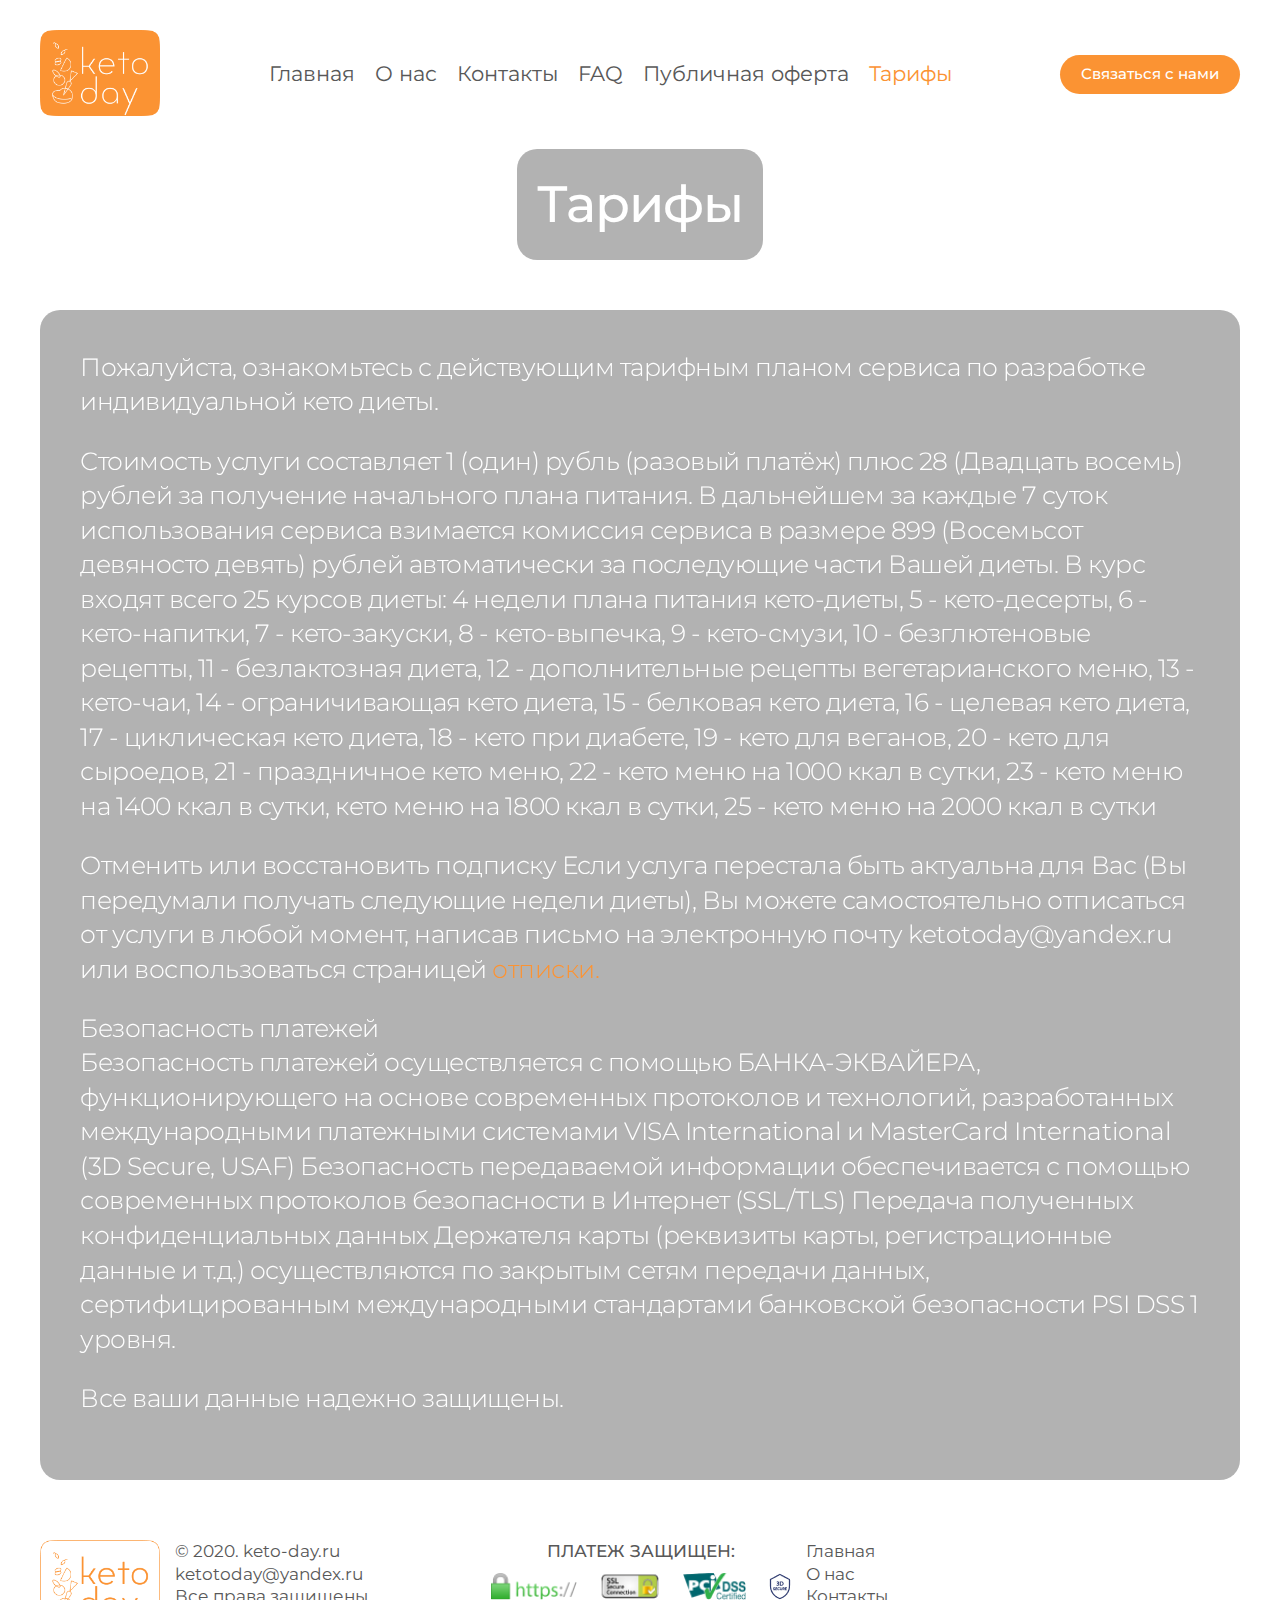
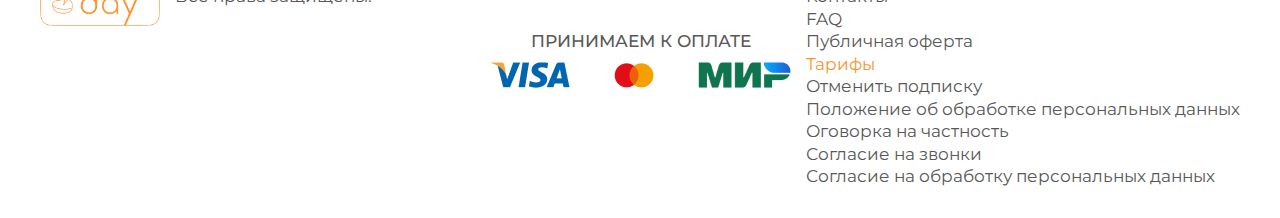
<file: tarifs.html>
<!DOCTYPE html>
<html lang="ru">

<head>
  <meta charset="UTF-8">
  <meta http-equiv="X-UA-Compatible" content="IE=edge">
  <meta name="viewport" content="width=device-width, initial-scale=1.0, maximum-scale=1.0, user-scalable=0">
  <meta property="og:type" content="article">
  <meta property="og:url" content="https://keto-day.ru">
  <meta property="og:site_name" content="Худей совместно с командой профессионалов KETO DAY!">
  <meta property="og:title"
    content="Наша команда нутрициологов подготовила для вас персонализированный KETO-план, который поможет добиться желаемой цели в здоровом темпе.">
  <meta property="og:description"
    content="В жизни практически каждого человека наступает момент, когда вопросы контроля веса и необходимости налаживания режима питания выходят на первый план. Актуальность этой темы подтверждается тем фактом, что, например, в нашей стране более 60% женщин и 50% мужчин после 30 лет имеют лишний вес, а в странах Западного направления проблемы с...">
  <meta property="og:image" content="https://keto-day.ru/img/headerImg.jpg">
  <link rel="shortcut icon" href="favicon.svg" type="image/svg">

  <link rel="stylesheet" href="css/index.css">
  <link rel="stylesheet" href="css/reset.css">

  <!-- Стили секций -->
  <link rel="stylesheet" href="css/header.css">
  <link rel="stylesheet" href="css/footer.css">
  <link rel="stylesheet" href="css/about-us.css">
  <link rel="stylesheet" href="css/tarifs.css">

  <!-- Шрифты -->
  <link rel="preconnect" href="https://fonts.googleapis.com">
  <link rel="preconnect" href="https://fonts.gstatic.com" crossorigin>
  <link
    href="https://fonts.googleapis.com/css2?family=Montserrat:ital,wght@0,100;0,200;0,300;0,400;0,500;0,600;0,700;0,800;0,900;1,100;1,200;1,300;1,400;1,500;1,600;1,700;1,800;1,900&display=swap"
    rel="stylesheet">

  <title>Тарифы</title>
</head>

<body>
  <header>
    <a href="index.html"><img src="img/logo.png" alt="лого" width="204" class="header_logo"></a>
    <ul class="header_nav">
      <a href="" class="header_hamburger_close">
        <img src="img/header_hamburger_close.png" alt="">
      </a>
      <li><a href="index.html">Главная</a></li>
      <li><a href="about.html">О нас</a></li>
      <li><a href="contact.html">Контакты</a></li>
      <li><a href="faq.html">FAQ</a></li>
      <li><a href="docs/публичная-оферта.docx">Публичная оферта</a></li>
      <li><a href="tarifs.html" class="header_nav_active">Тарифы</a></li>
    </ul>
    <a href="contact.html" class="header_contact-us">
      Связаться с нами
    </a>
    <a class="header_hamburger">
      <img src="img/header_hamburger.png" alt="menu">
    </a>
  </header>
  <section class="about-us">
    <h1>Тарифы</h1>
    <div class="about-us_content">
      <p>Пожалуйста, ознакомьтесь с действующим тарифным планом сервиса по разработке индивидуальной кето диеты.</p>
      <p>Стоимость услуги составляет 1 (один) рубль (разовый платёж) плюс 28 (Двадцать восемь) рублей за получение
        начального плана питания. В дальнейшем за каждые 7 суток использования сервиса взимается комиссия сервиса в
        размере 899 (Восемьсот девяносто девять) рублей автоматически за последующие части Вашей диеты. В курс входят
        всего 25 курсов диеты: 4 недели плана питания кето-диеты, 5 - кето-десерты, 6 - кето-напитки, 7 - кето-закуски,
        8 - кето-выпечка, 9 - кето-смузи, 10 - безглютеновые рецепты, 11 - безлактозная диета, 12 - дополнительные
        рецепты вегетарианского меню, 13 - кето-чаи, 14 - ограничивающая кето диета, 15 - белковая кето диета, 16 -
        целевая кето диета, 17 - циклическая кето диета, 18 - кето при диабете, 19 - кето для веганов, 20 - кето для
        сыроедов, 21 - праздничное кето меню, 22 - кето меню на 1000 ккал в сутки, 23 - кето меню на 1400 ккал в сутки,
        кето меню на 1800 ккал в сутки, 25 - кето меню на 2000 ккал в сутки</p>
      <p>Отменить или восстановить подписку
        Если услуга перестала быть актуальна для Вас (Вы передумали получать следующие недели диеты), Вы можете
        самостоятельно отписаться от услуги в любой момент, написав письмо на электронную почту ketotoday@yandex.ru
        или воспользоваться страницей <a class="tarifs-link" href="subscriptions.html">отписки.</a></p>
      <p>Безопасность платежей
        <br>
        Безопасность платежей осуществляется с помощью БАНКА-ЭКВАЙЕРА, функционирующего на основе современных протоколов
        и технологий, разработанных международными платежными системами VISA International и MasterCard International
        (3D Secure, USAF) Безопасность передаваемой информации обеспечивается с помощью современных протоколов
        безопасности в Интернет (SSL/TLS) Передача полученных конфиденциальных данных Держателя карты (реквизиты карты,
        регистрационные данные и т.д.) осуществляются по закрытым сетям передачи данных, сертифицированным
        международными стандартами банковской безопасности PSI DSS 1 уровня.
      </p>
      <p>Все ваши данные надежно защищены.</p>
    </div>
  </section>

  <footer>
    <a href="index.html">
      <img src="img/logo-2.png" alt="logo" width="204">
    </a>
    <p>© 2020. keto-day.ru<br>
      ketotoday@yandex.ru<br>
      Все права защищены.
    </p>
    <div class="footer_payment">
      <h2>Платеж защищен:</h2>
      <div class="footer_payment_img">
        <img src="img/https.png" alt="https://" width="82">
        <img src="img/ssl.png" alt="SSL" width="56">
        <img src="img/psi-dss.png" alt="PCIDSS" width="60">
        <img src="img/3D-secure.png" alt="3D SECURE" width="20">
      </div>
      <h2>Принимаем к оплате</h2>
      <div class="footer_payment_img">
        <img src="img/visa.png" alt="visa" width="78">
        <img src="img/mastercard.png" alt="mastercard" width="39">
        <img src="img/mir.png" alt="mir" width="91">
      </div>
    </div>
    <ul class="footer_nav">
      <li><a href="index.html">Главная</a></li>
      <li><a href="about.html">О нас</a></li>
      <li><a href="contact.html">Контакты</a></li>
      <li><a href="faq.html">FAQ</a></li>
      <li><a href="docs/публичная-оферта.docx">Публичная оферта</a></li>
      <li><a href="tarifs.html" class="footer_nav_active">Тарифы</a></li>
      <li><a href="subscriptions.html">Отменить подписку</a></li>
      <li><a href="docs/положение-об-обработке-персональных-данных.docx">Положение об обработке персональных
          данных</a></li>
      <li><a href="docs/оговорка-на-частность.docx">Оговорка на частность</a></li>
      <li><a href="docs/согласие-на-звонки.docx">Согласие на звонки</a></li>
      <li><a href="docs/согласие-на-обработку-персональных-данных.docx">Согласие на обработку персональных данных</a>
      </li>
    </ul>
  </footer>
  <script src="js/hamburger.js"></script>

  <!-- Yandex.Metrika counter -->
  <script>
    (function (m, e, t, r, i, k, a) {
      m[i] = m[i] || function () { (m[i].a = m[i].a || []).push(arguments) };
      m[i].l = 1 * new Date(); k = e.createElement(t), a = e.getElementsByTagName(t)[0], k.async = 1, k.src = r, a.parentNode.insertBefore(k, a)
    })
      (window, document, "script", "https://mc.yandex.ru/metrika/tag.js", "ym");

    ym(89807358, "init", {
      clickmap: true,
      trackLinks: true,
      accurateTrackBounce: true,
      webvisor: true
    });
  </script>
  <noscript>
    <div><img src="https://mc.yandex.ru/watch/89807358" style="position:absolute; left:-9999;" alt="" /></div>
  </noscript>
  <!-- /Yandex.Metrika counter -->

  <!-- Global site tag (gtag.js) - Google Analytics -->
  <script src="https://www.googletagmanager.com/gtag/js?id=G-SJ4CENPW20"></script>
  <script>
    window.dataLayer = window.dataLayer || [];
    function gtag() { dataLayer.push(arguments); }
    gtag('js', new Date());

    gtag('config', 'G-SJ4CENPW20');
  </script>
</body>

</html>
</file>
<file: css/index.css>
html {
  scroll-behavior: smooth;
}

body {
  font-family: 'Montserrat', sans-serif;
  font-style: normal;
}

.quiz-active {
  box-shadow: 0px 0px 10px #fb9333;
}

@keyframes showBlock {
  0% {
    opacity: 0;
  }

  100% {
    opacity: 1;
  }
}
</file>
<file: css/header.css>
@media only screen and (max-width : 1920px) {
  header {
    display: flex;
    justify-content: space-between;
    align-items: center;
    padding: 60px 130px;
  }

  .header_nav {
    display: flex;
  }

  .header_hamburger_close {
    display: none;
  }

  .header_nav>li:not(:last-child) {
    margin-right: 20px;
  }

  .header_nav>li>a {
    font-family: 'Montserrat';
    font-style: normal;
    font-weight: 500;
    font-size: 25px;
    line-height: 130%;
    color: #585858;
    text-decoration: none;
    -webkit-transition: all 0.3s ease;
    ;
    -moz-transition: all 0.3s ease;
    ;
    -o-transition: all 0.3s ease;
    ;
    transition: all 0.3s ease;
  }

  .header_nav>li>a:hover {
    color: #FB9333;

    cursor: pointer;
  }

  .header_nav_active {
    color: #FB9333 !important;
  }

  .header_contact-us {
    padding: 20px 18px;
    font-family: 'Montserrat';
    font-style: normal;
    font-weight: 600;
    font-size: 19px;
    line-height: 130%;
    color: #FFFFFF;
    background: #FB9333;
    border-radius: 100px;
    text-decoration: none;
    -webkit-transition: all 0.3s ease;
    ;
    -moz-transition: all 0.3s ease;
    ;
    -o-transition: all 0.3s ease;
    ;
    transition: all 0.3s ease;
  }

  .header_contact-us:hover {
    color: #FB9333;
    background: #FFFFFF;
    outline: 1px solid #FB9333;
  }

  .header_hamburger {
    display: none;
  }
}




@media only screen and (max-width : 1440px) {
  header {
    padding: 50px 50px;
  }

  header>a {
    width: 10%;
  }

  .header_logo {
    width: 100%;
  }

  .header_nav>li>a {
    font-weight: 400;
    font-size: calc(14px + 10 * (100vw / 1920));
  }

  .header_contact-us {
    width: 20%;
    padding: 15px 0;
    text-align: center;
    font-weight: 500;
    font-size: calc(14px + 5 * (100vw / 1920));
  }
}

@media only screen and (max-width : 1366px) {
  header {
    padding: 30px 40px;
  }

  .header_contact-us {
    padding: 10px 0;
    width: 15%;
    font-size: calc(14px + 1 * (100vw / 1920));
  }
}

@media only screen and (max-width : 1024px) {
  .header_nav>li>a {
    font-size: calc(14px + 5 * (100vw / 1920));
  }

  .header_contact-us {
    width: 20%;
  }
}


@media only screen and (max-width : 768px) {
  header {
    position: relative;
    padding: 34px;
  }

  header>a {
    width: 13%;
  }

  .header_nav {
    position: absolute;
    z-index: 2;
    top: 0;
    right: 0;
    display: flex;
    flex-direction: column;
    justify-content: center;
    align-items: center;
    width: 65%;
    height: 635px;
    background-color: #ffffff;
    border-radius: 20px 0px 0px 20px;
  }

  .header_nav {
    display: none;
  }

  .header_hamburger_close {
    width: 8.5%;
    position: absolute;
    top: 34px;
    right: 34px;
  }

  .header_hamburger_close>img {
    width: 100%;
  }

  .header_nav>li>a {
    font-weight: 500;
    font-size: 24px;
    line-height: 130%;
    color: #585858;
  }

  .header_nav>li:not(:last-child) {
    margin: 0 0 20px 0;
  }

  .header_logo {
    width: 100%;
  }

  .header_contact-us {
    padding: 3%;
    width: 28%;
    font-weight: 700;
    font-size: calc(8px + 8 * (100vw / 768));
    line-height: 130%;
    color: #FFFFFF;
  }

  .header_hamburger {
    display: block;
    width: 8.5%;
  }

  .header_hamburger:hover {
    cursor: pointer;
  }

  .header_hamburger>img {
    width: 100%;
  }
}



@media only screen and (max-width : 360px) {
  header {
    padding: 16px;
  }

  .header_contact-us {
    display: none;
  }

  header>a {
    width: 19%;
  }

  .header_hamburger_close {
    width: 26px;
    top: 20px;
    right: 16px;
  }

  .header_nav {
    width: 75%;
    height: 380px;
  }

  .header_nav>li>a {
    font-size: 16px;
  }
}
</file>
<file: css/footer.css>
@media only screen and (max-width : 1920px) {
  footer {
    padding: 100px 130px;
    font-family: 'Montserrat';
    font-style: normal;
    display: flex;
    justify-content: space-between;
  }

  footer>p {
    width: 25%;
    font-weight: 400;
    font-size: 19.2px;
    line-height: 130%;
    color: #585858;
  }

  .footer_payment {
    display: flex;
    flex-direction: column;
    align-items: center;
  }

  .footer_payment>h2 {
    margin-bottom: 10px;
    font-weight: 600;
    font-size: 19.2px;
    line-height: 130%;
    text-transform: uppercase;
    color: #585858;
  }

  .footer_payment_img {
    display: flex;
  }

  .footer_payment_img:not(:last-child) {
    margin-bottom: 30px;
  }

  .footer_nav>li>a {
    font-weight: 500;
    font-size: 19.2px;
    line-height: 130%;
    text-decoration: none;
    color: #585858;
  }

  .footer_nav>li>a:hover {
    color: #FB9333;
  }

  .footer_nav_active {
    color: #FB9333 !important;
  }
}


@media only screen and (max-width : 1440px) {
  footer {
    padding: 30px 40px;
  }

  footer>a {
    width: 10%;
  }

  footer>a>img {
    width: 100%;
  }

  footer>p {
    width: 25%;
    font-size: calc(14px + 5 * (100vw / 1920));
  }

  .footer_payment {
    width: 25%;
  }

  .footer_payment>h2 {
    font-weight: 500;
    font-size: calc(14px + 5 * (100vw / 1920));
  }

  .footer_payment_img {
    display: flex;
    width: 100%;
    justify-content: space-between;
  }

  .footer_payment_img>img {
    width: auto;
    height: 100%;
  }

  .footer_nav>li>a {
    font-weight: 400;
    font-size: calc(14px + 5 * (100vw / 1920));
  }
}

@media only screen and (max-width : 1366px) {}

@media only screen and (max-width : 1024px) {
  footer>p {
    font-size: calc(14px + 0.5 * (100vw / 1920));
  }

  .footer_payment>h2 {
    margin-bottom: 5px;
  }

  .footer_payment_img>img {
    height: 80%;
  }

  .footer_nav {
    width: 25%;
  }

  .footer_nav>li>a {
    font-size: calc(14px + 1 * (100vw / 1920));
  }
}


@media only screen and (max-width : 768px) {
  footer {
    padding: 34px;
    flex-direction: column;
  }

  footer>a {
    margin-bottom: 34px;
  }

  footer>p {
    width: 75%;
    margin-bottom: 34px;
  }

  .footer_payment {
    margin-bottom: 34px;
    width: auto;
    align-items: flex-start;
  }

  .footer_payment_img {
    justify-content: flex-start;
  }

  .footer_nav>li:nth-of-type(1),
  .footer_nav>li:nth-of-type(2),
  .footer_nav>li:nth-of-type(3),
  .footer_nav>li:nth-of-type(4),
  .footer_nav>li:nth-of-type(5),
  .footer_nav>li:nth-of-type(6) {
    display: none;
  }
}

@media only screen and (max-width : 360px) {
  footer {
    padding: 16px;
  }

  footer>a {
    width: 20%;
    margin-bottom: 24px;
  }

  footer>p {
    width: 100%;
    margin-bottom: 32px;
  }

  .footer_payment {
    align-items: center;
  }

  .footer_payment>h2 {
    margin-bottom: 10px;
    font-size: 18px;
  }

  .footer_payment_img {
    justify-content: space-around;
    margin-bottom: 32px;
  }

  .footer_nav {
    width: 100%;
    display: flex;
    justify-content: center;
    flex-direction: column;
    align-items: center;
  }

  .footer_nav>li:not(:last-of-type) {
    margin-bottom: 16px;
  }

  .footer_nav>li>a {
    font-weight: 500;
    font-size: 14px;
  }
}
</file>
<file: css/about-us.css>
.about-us {
    padding: 0 260px 100px 260px;

    display: flex;
    justify-content: center;
    align-items: center;
    flex-direction: column;

    font-family: 'Montserrat';
    font-style: normal;

    background-image: url(../img/about-us_bg.png);
    background-repeat: no-repeat;
    background-size: cover;
  }

  .about-us>h1 {
    margin-bottom: 110px;
    padding: 20px;

    background: rgba(255, 255, 255, 0.3);
    backdrop-filter: blur(77px);
    border-radius: 20px;

    font-weight: 600;
    font-size: 58px;
    line-height: 140%;
    text-align: center;
    letter-spacing: -0.02em;

    color: #FFFFFF;
  }

  .about-us_content {
    padding: 40px;
    display: flex;
    justify-content: center;
    align-items: center;
    flex-direction: column;

    background: rgba(255, 255, 255, 0.3);
    backdrop-filter: blur(77px);

    border-radius: 20px;
  }

  .about-us_content>h2 {
    margin-bottom: 40px;
    width: 1060px;
    font-weight: 600;
    font-size: 50px;
    font-size: calc(14px + 36 * (100vw / 1920));
    line-height: 140%;

    text-align: center;
    letter-spacing: -0.02em;
    text-transform: uppercase;

    color: #FFFFFF;
  }

  .about-us_content>p {
    margin-bottom: 40px;
    align-self: flex-start;
    font-weight: 600;
    font-size: calc(14px + 16 * (100vw / 1920));
    /* font-size: 30px; */
    line-height: 140%;
    letter-spacing: -0.02em;

    color: #FFFFFF;
  }


  @media only screen and (max-width : 1440px) {
    .about-us {
      padding: 0 50px 50px 50px;
    }

    .about-us>h1 {
      margin-bottom: 50px;
      font-size: calc(14px + 55 * (100vw / 1920));
    }

  }

  @media only screen and (max-width : 1366px) {
    .about-us {
      padding: 0 40px 30px 40px;
    }

    .about-us>h1 {
      font-weight: 500;
      font-size: calc(14px + 55 * (100vw / 1920));
    }

    .about-us_content {
      padding: 40px;
    }

    .about-us_content>h2 {
      margin-bottom: 25px;
      width: 80%;
      font-weight: 400;
      font-size: calc(14px + 36 * (100vw / 1920));
    }

    .about-us_content>p {
      margin-bottom: calc(14px + 16 * (100vw / 1920));
      font-weight: 300;
      font-size: calc(14px + 16 * (100vw / 1920));
    }
  }

  @media only screen and (max-width : 1024px) {}

  @media only screen and (max-width : 768px) {
    .about-us {
      padding: 0 34px 34px 34px;
    }
  }

  @media only screen and (max-width : 480px) {
    .about-us {
      padding: 0 16px 16px 16px;
    }

    .about-us>h1 {
      margin-bottom: 16px;
      padding: 20px 16px;
      font-size: 28px;
    }

    .about-us_content {
      padding: 16px;
    }

    .about-us_content>h2 {
      margin-bottom: 20px;
      width: 100%;
      font-weight: 600;
      font-size: 16px;
    }

    .about-us_content>p {
      margin-bottom: 14px;
      width: 100%;
      font-weight: 600;
      font-size: 14px;
    }
  }
</file>
<file: css/contact.css>
.contact {
    padding-bottom: 100px;
    display: flex;
    flex-direction: column;
    align-items: center;
    font-family: 'Montserrat';
    font-style: normal;
    background-image: url(../img/contact_bg.png);
    background-repeat: no-repeat;
    background-size: cover;
    background-position: center center;
  }

  .contact>h1 {
    margin-bottom: 25px;

    font-weight: 600;
    font-size: 58px;
    line-height: 140%;
    letter-spacing: -0.02em;
    text-transform: uppercase;

    color: #585858;
  }

  .contact_form {
    padding: 50px;

    background: #FFFFFF;
    box-shadow: 0px 0px 4px #FB9333;
    border-radius: 20px;
  }

  .contact_form_title {
    margin-bottom: 10px;
    font-weight: 400;
    font-size: 20px;
    line-height: 140%;

    color: #585858;
  }

  .contact_form_input,
  .contact_form_input_message {
    margin-bottom: 15px;
    padding: 17px;
    width: 397px;
    height: 21px;

    font-weight: 400;
    font-size: 15px;
    line-height: 140%;
    letter-spacing: 0.13em;

    color: #585858;
    background-color: transparent;
    border: none;
    outline: 1px solid #585858;
    border-radius: 8px;

    -webkit-transition: all 0.3s ease;
    ;
    -moz-transition: all 0.3s ease;
    ;
    -o-transition: all 0.3s ease;
    ;
    transition: all 0.3s ease;
  }

  .contact_form_input:hover,
  .contact_form_input_message:hover {
    outline: 1px solid #FB9333;
  }

  .contact_form_input:focus,
  .contact_form_input_message:focus {
    outline: 1px solid #FB9333;
  }

  .contact_form_input {
    height: 21px;
  }

  .contact_form_input_message {
    height: 131px;
    display: flex;
    flex-direction: column;
    justify-content: flex-start;
    align-items: start;
  }

  .contact_form_checkbox {
    margin-bottom: 30px;
    position: relative;
    padding-left: 40px;
    -webkit-transition: all 0.3s ease;
    ;
    -moz-transition: all 0.3s ease;
    ;
    -o-transition: all 0.3s ease;
    ;
    transition: all 0.3s ease;
  }

  .contact_form_checkbox input[type=checkbox] {
    display: none;
  }

  .contact_form_checkbox label:after {
    content: '';
    display: block;
    height: 30px;
    width: 30px;
    outline: 1px solid #585858;

    border-radius: 8px;
    position: absolute;
    top: 0;
    left: 0;
  }

  .contact_form_checkbox input[type=checkbox]:checked+label:after {
    border: 2px solid #ffffff;
    outline: 1px solid #585858;
    border-radius: 8px;
    width: 26px;
    height: 26px;
    background-color: #FB9333;
  }

  label:hover {
    cursor: pointer;
  }

  .contact_form_checkbox>label>p {
    width: 397px;
    font-weight: 400;
    font-size: 20px;
    line-height: 140%;
    color: #585858;
  }

  .contact_form_checkbox>label>p>a {
    text-decoration-line: underline;

    color: #6060FF
  }

  .contact_form_button {
    margin-top: 30px;
    padding: 18px 146px;
    width: 431px;
    height: 64px;

    font-weight: 300;
    font-size: 20px;
    line-height: 140%;
    letter-spacing: 0.055em;
    text-transform: uppercase;

    color: #FFFFFF;
    background: #FB9333;
    border-radius: 8px;
    border: none;

    -webkit-transition: all 0.3s ease;
    ;
    -moz-transition: all 0.3s ease;
    ;
    -o-transition: all 0.3s ease;
    ;
    transition: all 0.3s ease;
  }

  .contact_form_button:hover {
    cursor: pointer;
    color: #FB9333;
    background: #FFFFFF;
    outline: 1px solid #FB9333;
  }


  @media only screen and (max-width : 1440px) {
    .contact {
      padding-bottom: 50px;
      /* background-size: cover; */
    }

    .contact>h1 {
      font-size: calc(14px + 55 * (100vw / 1920));
      margin-bottom: 50px;
    }

    /*  */
    .contact_form {
      padding: 4%;
    }

    .contact_form_title {
      margin-bottom: 5px;
      font-size: calc(14px + 6 * (100vw / 1920));
    }

    .contact_form_input,
    .contact_form_input_message {
      margin-bottom: 10px;
      padding: 15px;
      font-size: calc(14px + 1 * (100vw / 1920));
    }

    .contact_form_input_message {
      height: 100px;
    }

    .contact_form_checkbox {
      padding-left: 30px;
    }

    .contact_form_checkbox label:after {
      height: 20px;
      width: 20px;
      border-radius: 4px;
    }

    .contact_form_checkbox input[type=checkbox]:checked+label:after {
      border-radius: 4px;
      width: 16px;
      height: 16px;
    }

    .contact_form_checkbox>label>p {
      font-size: calc(14px + 3 * (100vw / 1920));
    }

    .contact_form_button {
      font-size: calc(14px + 6 * (100vw / 1920));
    }
  }

  @media only screen and (max-width : 1366px) {}

  @media only screen and (max-width : 1024px) {
    .contact_form {
      width: 40%;
    }

    .contact_form_input,
    .contact_form_input_message {
      width: calc(100% - 20px);
      padding: 5px 10px;
      font-size: calc(12px + 1 * (100vw / 1920));
    }

    .contact_form_title {
      margin-bottom: 5px;
      font-size: calc(14px + 1 * (100vw / 1920));
    }

    .contact_form_checkbox>label>p {
      width: 100%;
      font-size: calc(10px + 1 * (100vw / 1920));
    }

    .contact_form_checkbox {
      margin-bottom: 10px;
    }

    .contact_form_input_message {
      height: 50px;
    }

    .contact_form_button {
      margin-top: 10px;
      padding: 0;
      width: 100%;
      height: 50px;
    }
  }

  @media only screen and (max-width : 768px) {
    .contact {
      background: none;
    }

    .contact_form {
      box-shadow: none;
    }
  }

  @media only screen and (max-width : 480px) {
    .contact {
      padding: 16px;
    }

    .contact>h1 {
      margin-bottom: 24px;
      font-size: 28px;
    }

    .contact_form {
      width: 100%;
    }
  }
</file>
<file: css/faq.css>
@media only screen and (max-width : 1920px) {

  .header_faq,
  .footer_faq {
    background: #FFF8ED;
  }

  .faq {
    display: flex;
    flex-direction: column;
    justify-content: center;
    align-items: center;
    font-family: 'Montserrat';
    font-style: normal;
    background: #FFF8ED;
  }

  .faq>h1 {
    margin-bottom: 50px;
    font-weight: 600;
    font-size: 58px;
    line-height: 140%;
    letter-spacing: -0.02em;
    text-transform: uppercase;
    color: #585858;
  }

  .faq_acordeon-box {
    width: 70%;
  }

  .faq_acordeon-box_item {
    padding: 25px 25px 25px 50px;
    width: 100%;
    color: #585858;
    background: #FFFFFF;
    box-shadow: 0px 0px 4px #FB9333;
    border-radius: 20px;
    -webkit-transition: all 0.3s ease;
    ;
    -moz-transition: all 0.3s ease;
    ;
    -o-transition: all 0.3s ease;
    ;
    transition: all 0.3s ease;
  }

  .faq_acordeon-box_item>h2 {
    font-weight: 600;
    /* font-size: 35px; */
    font-size: calc(14px + 25 * (100vw / 1920));
    line-height: 140%;
    letter-spacing: -0.02em;
  }

  .faq_acordeon-box_item>p {
    width: 100%;
    font-weight: 400;
    font-size: 35px;
    font-size: calc(14px + 20 * (100vw / 1920));

    line-height: 140%;
    letter-spacing: -0.02em;
  }

  .faq_acordeon-box_item:hover {
    color: #FFFFFF;
    background: #FB9333;
  }

  .faq_acordeon-box_item:not(:last-child) {
    margin-bottom: 30px;
  }
}

@media only screen and (max-width : 1440px) {
  .faq>h1 {
    font-size: calc(14px + 55 * (100vw / 1920));
  }

  .faq_acordeon-box_item {
    width: calc(100% - 75px);
  }

  .faq_acordeon-box_item>h2 {
    font-weight: 500;
    font-size: calc(14px + 20 * (100vw / 1920));
  }

  .faq_acordeon-box_item>p {
    font-weight: 300;
    font-size: calc(14px + 15 * (100vw / 1920));
  }
}

@media only screen and (max-width : 1366px) {}

@media only screen and (max-width : 1024px) {
  .faq_acordeon-box_item {
    padding: 10px 10px 10px 20px;
  }

  .faq_acordeon-box_item:not(:last-child) {
    margin-bottom: 15px;
  }

  .faq_acordeon-box_item>h2 {
    font-size: calc(14px + 10 * (100vw / 1920));
  }

  .faq_acordeon-box_item>p {
    font-size: calc(14px + 5 * (100vw / 1920));
  }
}

@media only screen and (max-width : 768px) {}

@media only screen and (max-width : 360px) {}
</file>
<file: css/answer.css>
.answer {
    height: 100vh;
    display: flex;
    flex-direction: column;
    align-items: center;
    justify-content: center;
    font-family: 'Montserrat';
    font-style: normal;
    background-image: url(../img/contact_bg.png);
    background-repeat: no-repeat;
    background-size: cover;
    background-position: center center;
  }

  .answer_wrap {
    padding: 50px;
    width: 80%;
    background: #FFFFFF;
    box-shadow: 0px 0px 4px #FB9333;
    border-radius: 20px;
  }

  .answer_wrap>h1 {
    text-align: center;
    margin-bottom: 25px;
    font-weight: 600;
    font-size: calc(16px + 24 * (100vw / 768));
    line-height: 140%;
    letter-spacing: -0.02em;
    text-transform: uppercase;
    color: #585858;
  }

  .answer_wrap>h2 {
    text-align: center;
    font-weight: 500;
    font-size: calc(16px + 14 * (100vw / 768));
    line-height: 140%;
    letter-spacing: -0.02em;
    color: #585858;
  }

  @media only screen and (max-width : 1440px) {
    .answer {
      padding-bottom: 50px;
      /* background-size: cover; */
    }

    .answer_wrap {
      padding: 4%;
    }
  }

  @media only screen and (max-width : 1024px) {}

  @media only screen and (max-width : 768px) {}

  @media only screen and (max-width : 480px) {
    .answer {
      padding: 16px;
    }

    .answer_wrap {
      width: 100%;
    }
  }
</file>
<file: css/payment.css>
@media only screen and (max-width : 1920px) {
  .payment {
    position: relative;
    display: flex;

    font-family: 'Montserrat';
    font-style: normal;
  }

  .payment_left,
  .payment_right {
    padding: 50px;
    width: calc(50% - 100px);
    height: 100vh;
  }

  .payment_left {
    position: relative;
    background-image: url(../img/payment_left_bg.jpg);
    background-repeat: no-repeat;
    background-size: cover;
  }

  .payment_left>h2 {
    margin-bottom: 40px;

    font-weight: 600;
    /* font-size: 45px; */
    font-size: calc(14px + 25 * (100vw / 1920));
    line-height: 140%;
    text-transform: uppercase;

    color: #585858;
  }

  .payment_left>a {
    display: block;
    display: flex;

    font-weight: 600;
    font-size: calc(14px + 16 * (100vw / 1920));
    line-height: 74.5%;
    text-decoration: none;

    color: #585858;
  }

  .payment_left>a:hover {
    cursor: pointer;
  }

  .payment_left>a>img {
    margin-right: 20px;
    width: 12%;
  }

  .payment_left_wrap {
    width: 100%;
    height: 60%;
    display: flex;
    justify-content: center;
    align-items: center;
  }

  .payment_left_wrap>img {
    width: 30%;
    margin-right: 50px;
    filter: drop-shadow(20px 20px 6px rgba(0, 0, 0, 0.25));
  }

  .payment_left_wrap_content {
    /* margin-right: 50px; */
    width: 45%;
    /* 380px */
  }

  .payment_left_wrap_content>h3 {
    margin-bottom: 30px;
    font-weight: 600;
    font-size: calc(14px + 18 * (100vw / 1920));
    line-height: 130%;
    color: #585858;
  }

  .payment_left_wrap_content>p {
    font-weight: 400;
    /* font-size: 25px; */
    font-size: calc(14px + 12 * (100vw / 1920));
    line-height: 130%;
    color: #585858;
  }

  .payment_left_wrap_content>p>span {
    text-decoration-line: underline;
    text-transform: uppercase;
  }

  .payment_right {
    display: flex;
    flex-direction: column;
    justify-content: flex-start;
    align-items: center;
    /* background: linear-gradient(141.32deg, #FFF8ED 0%, rgba(255, 158, 55, 0.19) 47.03%); */
  }

  .payment_right>h2 {

    font-weight: 600;
    font-size: calc(14px + 25 * (100vw / 1920));
    letter-spacing: -0.02em;
    line-height: 140%;
    text-transform: uppercase;
    color: #585858;
  }

  .payment_right_clock {
    margin-bottom: 67px;
    display: flex;
    align-items: center;
  }

  .payment_right_clock_min,
  .payment_right_clock_sec {
    display: flex;
    justify-content: center;
    align-items: center;

    height: 100px;
    width: 100px;
    background-color: transparent;
    border: 2px solid #585858;
    border-radius: 20px;
  }

  .payment_right_clock_min,
  .payment_right_clock_sec,
  .payment_right_clock_colon {
    display: flex;
    justify-content: center;
    align-items: center;
    font-weight: 300;
    font-size: 80px;
    text-transform: uppercase;
    color: #000000;
  }

  .payment_right_price {
    margin-bottom: 50px;
    display: flex;
  }

  .payment_right_price>p:nth-child(1) {
    position: relative;
    align-self: flex-start;
    font-weight: 300;
    /* font-size: 60px; */
    font-size: calc(14px + 50 * (100vw / 1920));

    line-height: 74.5%;
    letter-spacing: -0.055em;
    color: #585858;
    text-decoration: line-through;
  }

  .payment_right_price>p:nth-child(2) {
    align-self: center;
    font-weight: 300;
    font-size: 110px;
    font-size: calc(14px + 94 * (100vw / 1920));

    line-height: 74.5%;
    letter-spacing: -0.055em;
    text-transform: uppercase;
    color: #FF0000
  }

  .payment_right_price>p:nth-child(3) {
    align-self: flex-end;
    font-weight: 400;
    font-size: 25px;
    font-size: calc(14px + 12 * (100vw / 1920));

    line-height: 130%;
    color: #585858;
  }

  .payment_right_input-contain {
    position: relative;
    margin-bottom: 25px;
    width: 60%;
  }

  .payment_right_input-contain>input {
    width: calc(100% - 2.4rem);
    /* width: 456px; */
    height: 75px;
    border: 3px solid #585858;
    border-radius: 20px;
    color: #585858;
  }

  .payment_right_input-contain>input:focus {
    outline: none;
    border-color: #585858;
  }

  .payment_right_input-contain>input:focus+.payment_right_placeholder-text .payment_right_text,
  :not(.payment_right_input-contain>input[value=""])+.payment_right_placeholder-text .text {
    background-color: white;
    font-weight: 400;
    /* font-size: 20px; */
    font-size: calc(14px + 7 * (100vw / 1920));

    color: #585858;
    transform: translate(0, -140%);
  }

  .payment_right_input-contain>input:focus+.payment_right_placeholder-text .payment_right_text {
    border-color: #585858;
    color: #585858;
  }

  .payment_right_placeholder-text {
    position: absolute;
    top: 0;
    bottom: 0;
    left: 0;
    right: 0;
    border: 3px solid transparent;
    background-color: transparent;
    pointer-events: none;
    display: flex;
    align-items: center;
  }

  .payment_right_text {
    font-weight: 400;
    font-size: calc(14px + 18 * (100vw / 1920));

    line-height: 140%;
    letter-spacing: -0.02em;

    color: #585858;
    padding: 0 20px;
    background-color: transparent;
    transform: translate(0);
    transition: transform 0.15s ease-out, font-size 0.15s ease-out, background-color 0.2s ease-out, color 0.15s ease-out;
  }

  .payment_right_input-contain>input,
  .payment_right_placeholder-text {
    font-size: 1.4rem;
    padding: 0 1.2rem;
  }

  .payment_right_button {
    width: 60%;
    margin-bottom: 25px;
    padding: 25px 0;

    font-weight: 500;
    font-size: 25px;
    font-size: calc(14px + 12 * (100vw / 1920));

    text-transform: uppercase;

    color: #FFFFFF;
    border: none;
    background-color: #FB9333;
    box-shadow: 20px 20px 6px rgba(0, 0, 0, 0.25);
    border-radius: 20px;
    -webkit-transition: all 0.3s ease;
    ;
    -moz-transition: all 0.3s ease;
    ;
    -o-transition: all 0.3s ease;
    ;
    transition: all 0.3s ease;
  }

  .payment_right_button:hover {
    cursor: pointer;
    color: #FB9333;
    background-color: #FFFFFF;
    outline: 1px solid #FB9333;
    box-shadow: none;

  }

  .payment_right_agree {
    display: flex;
    width: 500px;
  }

  .checkbox {
    position: relative;
    padding-left: 40px;
  }

  .checkbox input[type=checkbox] {
    display: none;
  }

  .checkbox label:after {
    content: '';
    display: block;
    height: 30px;
    width: 30px;
    outline: 1px solid #585858;

    border-radius: 8px;
    position: absolute;
    top: 0;
    left: 0;
  }

  .payment_right_agree>.checkbox input[type=checkbox]:checked+label:after {
    border: 2px solid #ffffff;
    outline: 1px solid #585858;
    border-radius: 8px;
    width: 26px;
    height: 26px;
    background-color: #FB9333;
  }

  label:hover {
    cursor: pointer;
  }

  .payment_right_agree>.checkbox>label>p {
    font-weight: 400;
    /* font-size: 20px; */
    font-size: calc(14px + 1 * (100vw / 1920));

    line-height: 140%;
    color: #585858;
  }

  .payment_right_agree>.checkbox>label>p>a {
    font-weight: 400;
    line-height: 140%;
    text-decoration-line: underline;
    color: #6060FF;
  }

  .payment_popup {
    padding: 100px 0;
    position: absolute;
    top: 0;
    left: 0;
    z-index: 1;
    width: 100%;
    height: calc(100% - 200px);
    display: flex;
    justify-content: center;
    align-items: center;
    background: rgba(82, 63, 46, 0.8);
  }

  .payment_popup_form {
    width: 25%;
    /* height: 100%; */
    position: relative;

    padding: calc(24px + 16 * (100vw / 1280));
    display: flex;
    flex-direction: column;

    background-color: #FFFFFF;
    border-radius: 20px;
  }

  .payment_popup_form>img:first-of-type {
    align-self: center;
    width: 100%;
  }

  .payment_popup_form_close {
    position: absolute;
    z-index: 2;
    top: 15px;
    right: -50px;
  }

  .payment_popup_form_close:hover {
    cursor: pointer;
  }

  .payment_popup_form::after:hover {
    cursor: pointer;
  }

  .payment_popup_form>p {
    margin-bottom: 10px;
    font-weight: 400;
    font-size: calc(14px + 1 * (100vw / 1920));
    /* font-size: 15px; */
    line-height: 140%;
    color: #585858;
  }

  .payment_popup_form>h1 {
    line-height: 140%;
    margin-bottom: 15px;
    font-weight: 500;
    font-size: 19px;
    color: #585858
  }

  .payment_popup_form_price_main {
    margin-bottom: calc(14px + 21 * (100vw / 1920)) !important;
    font-weight: 400 !important;
    font-size: calc(14px + 21 * (100vw / 1920)) !important;
    line-height: 74.5% !important;
    letter-spacing: -0.005em !important;

    color: #585858 !important;
  }

  .payment_popup_form_card-number {
    margin-bottom: 10px;
    font-weight: 400;
    font-size: 15px;
    line-height: 140%;

    color: #585858;
  }

  .payment_popup_form_card-number_input {
    margin-bottom: 10px;
    padding: 17px;
    width: 93.5%;
    height: 21px;

    font-weight: 400;
    font-size: calc(14px + 1 * (100vw / 1920));
    line-height: 140%;
    letter-spacing: 0.13em;

    color: #585858;
    background-color: transparent;
    border: none;
    outline: 1px solid #585858;
    border-radius: 8px;
  }

  .payment_popup_form_wrap {
    margin-bottom: 5%;
    width: 100%;
    display: flex;
    justify-content: space-between;
  }

  .payment_popup_form_wrap_validity-period {
    width: 45%;
  }

  .payment_popup_form_wrap_cv {
    width: 45%;
  }

  .payment_popup_form_wrap>div>p {
    margin-bottom: 10px;
    font-weight: 400;
    font-size: 15px;
    line-height: 140%;

    color: #585858;
  }

  .payment_popup_form_wrap_input,
  .payment_popup_form_wrap_input_cv {
    padding: 17px;
    width: 85%;
    height: 21px;

    font-weight: 400;
    font-size: calc(14px + 1 * (100vw / 1920));
    line-height: 140%;
    letter-spacing: 0.13em;

    color: #585858;
    background-color: transparent;
    border-radius: 8px;
    border: none;
    outline: 1px solid #585858;
  }

  .payment_popup_form_checkbox {
    margin-bottom: 5%;
    position: relative;
    padding-left: 40px;
  }

  .payment_popup_form_checkbox input[type=checkbox] {
    display: none;
  }

  .payment_popup_form_checkbox label:after {
    content: '';
    display: block;
    height: 30px;
    width: 30px;
    outline: 1px solid #585858;

    border-radius: 8px;
    position: absolute;
    top: 0;
    left: 0;
  }

  .payment_popup_form_checkbox input[type=checkbox]:checked+label:after {
    border: 2px solid #ffffff;
    outline: 1px solid #585858;
    border-radius: 8px;
    width: 26px;
    height: 26px;
    background-color: #FB9333;
  }

  label:hover {
    cursor: pointer;
  }

  .payment_popup_form_checkbox>label>p {
    display: flex;
    align-items: center;
    height: 30px;
    font-weight: 600;
    /* font-size: 20px; */
    font-size: calc(10px + 4 * (100vw / 1920));
    line-height: 75%;
    color: #585858;
  }

  .payment_popup_form_card-number_input,
  .payment_popup_form_wrap_input,
  .payment_popup_form_wrap_input_cv {
    -webkit-transition: all 0.3s ease;
    ;
    -moz-transition: all 0.3s ease;
    ;
    -o-transition: all 0.3s ease;
    ;
    transition: all 0.3s ease;
  }

  .payment_popup_form_card-number_input:hover,
  .payment_popup_form_wrap_input:hover,
  .payment_popup_form_wrap_input_cv:hover {
    outline: 1px solid #FB9333;
  }

  .payment_popup_form_card-number_input:focus,
  .payment_popup_form_wrap_input:focus,
  .payment_popup_form_wrap_input_cv:focus {
    outline: 1px solid #FB9333;
  }

  .payment_popup_form_button {
    margin-top: 6.5%;
    margin-bottom: 2%;
    width: 100%;
    height: 55px;

    display: flex;
    justify-content: center;
    align-items: center;

    font-weight: 300;
    font-size: calc(14px + 6 * (100vw / 1920));
    /* font-size: 20px; */
    line-height: 140%;
    letter-spacing: 0.055em;
    text-transform: uppercase;

    color: #FFFFFF;
    background-color: #FB9333;
    border-radius: 8px;
    border: none;

    -webkit-transition: all 0.3s ease;
    ;
    -moz-transition: all 0.3s ease;
    ;
    -o-transition: all 0.3s ease;
    ;
    transition: all 0.3s ease;
  }

  .payment_popup_form_button:hover {
    outline: 1px solid #FB9333;
    color: #FB9333;
    background-color: #FFFFFF;
    cursor: pointer;
  }


  .payment_popup_form_secure-connection {
    margin-bottom: 15px;
    display: flex;
    justify-content: space-around;
    align-items: center;
  }

  .payment_popup_form_secure-connection>p {
    font-weight: 300;
    font-size: calc(10px + 1 * (100vw / 1920));
    line-height: 140%;
    letter-spacing: 0.08em;
    color: #585858
  }

  .payment_popup_form_secure-connection_https {
    display: flex;
    align-items: center;
  }

  .payment_popup_form_secure-connection_https>img {
    margin-right: 10px;
  }

  .payment_popup_form_secure-connection_https>p {
    font-weight: 300;
    font-size: calc(10px + 1 * (100vw / 1920));
    line-height: 140%;
    letter-spacing: 0.08em;
    color: #6AAB2B
  }
}

@media only screen and (max-width : 1440px) {
  .payment_right_clock {
    margin: 10px 0 30px;
  }

  .payment_right_clock_min,
  .payment_right_clock_sec {
    height: calc(14px + 120 * (100vw / 1920));
    width: calc(14px + 120 * (100vw / 1920));
  }

  .payment_right_clock_min,
  .payment_right_clock_sec,
  .payment_right_clock_colon {
    font-size: calc(14px + 66 * (100vw / 1920));
  }
}

@media only screen and (max-width : 1366px) {

  .payment_left,
  .payment_right {
    padding: 30px 40px;
    width: calc(50% - 80px);
    height: calc(100vh + 60px);
  }

  .payment_left>a {
    font-weight: 500;
  }

  .payment_left_wrap {
    height: 80%;
  }

  .payment_left_wrap_content {
    width: 60%;
  }

  .payment_left_wrap_content>h3 {
    margin-bottom: 25px;
    font-weight: 500;
    font-size: calc(14px + 16 * (100vw / 1920));
  }

  .payment_left_wrap_content>p {
    font-weight: 300;
    font-size: calc(14px + 8 * (100vw / 1920));
  }

  .payment_right_clock_min,
  .payment_right_clock_sec {
    height: calc(14px + 100 * (100vw / 1920));
    width: calc(14px + 100 * (100vw / 1920));
  }

  .payment_right_price {
    margin-bottom: 30px;
  }

  .payment_right_price>p:nth-child(1) {
    font-size: calc(14px + 40 * (100vw / 1920));
  }

  .payment_right_price>p:nth-child(2) {
    font-size: calc(14px + 80 * (100vw / 1920));
  }

  .payment_right_price>p:nth-child(3) {
    font-weight: 300;
    font-size: calc(14px + 8 * (100vw / 1920));
  }

  .payment_right_input-contain {
    width: 80%;
  }

  .payment_right_input-contain>input {
    height: 50px;
  }

  .payment_right_input-contain>input:focus+.payment_right_placeholder-text .payment_right_text,
  :not(.payment_right_input-contain>input[value=""])+.payment_right_placeholder-text .text {
    font-weight: 300;
    font-size: calc(14px + 1 * (100vw / 1920));
  }

  .payment_right_text {
    font-weight: 300;
    font-size: 1.2rem;
  }

  .payment_right_button {
    margin-bottom: 20px;
    width: 80%;
    padding: 15px 0;
    font-size: calc(14px + 12 * (100vw / 1920));
  }

  .payment_right_agree>.checkbox>label>p {
    font-weight: 400;
    font-size: calc(14px + 0.5 * (100vw / 1920));
  }

  .payment_popup {
    padding: 30px 0;
    height: calc(100vh + 60px);
  }

  .payment_popup_form {
    width: 30%;
    padding: calc(24px + 5 * (100vw / 1280));
  }

  .payment_popup_form>h1 {
    margin-bottom: 10px;
  }

  .payment_popup_form>p {
    margin-bottom: 5px;
  }

  .payment_popup_form>img:first-of-type {
    width: 80%;
  }

  .payment_popup_form_price {
    margin-bottom: 10px;
  }

  .payment_popup_form_card-number_input {
    padding: 10px 17px;
    width: calc(100% - 34px);
  }

  .payment_popup_form_wrap>div>p {
    margin-bottom: 5px;
    font-size: calc(14px + 1 * (100vw / 1920));
  }

  .payment_popup_form_wrap_input,
  .payment_popup_form_wrap_input_cv {
    padding: 10px 17px;
    width: calc(100% - 34px);
    font-size: calc(14px + 1 * (100vw / 1920));
  }

  .payment_popup_form_button {
    margin-top: 3.5%;
    margin-bottom: 2%;
    padding: 10px 0;
    width: 100%;
    height: auto;

    font-weight: 300;
    font-size: calc(14px + 6 * (100vw / 1920));
  }

  .payment_popup_form_button:hover {
    outline: 1px solid #FB9333;
    color: #FB9333;
    background-color: #FFFFFF;
    cursor: pointer;
  }


  .payment_popup_form_secure-connection {
    margin-bottom: 15px;
    display: flex;
    justify-content: space-around;
    align-items: center;
  }

  .payment_popup_form_secure-connection>p {
    font-weight: 300;
    font-size: calc(10px + 1 * (100vw / 1920));
    line-height: 140%;
    letter-spacing: 0.08em;
    color: #585858
  }

  .payment_popup_form_secure-connection_https {
    display: flex;
    align-items: center;
  }

  .payment_popup_form_secure-connection_https>img {
    margin-right: 10px;
  }

  .payment_popup_form_secure-connection_https>p {
    font-weight: 300;
    font-size: calc(10px + 1 * (100vw / 1920));
    line-height: 140%;
    letter-spacing: 0.08em;
    color: #6AAB2B
  }
}

@media only screen and (max-width : 1024px) {

  .payment_right_input-contain>input,
  .payment_right_placeholder-text {
    font-size: 1rem;
  }

  .payment_right_agree {
    width: 100%;
  }

  .payment_popup_form>p {
    font-size: calc(10px + 1 * (100vw / 1920));
  }

  .payment_popup_form_wrap>div>p {
    font-size: calc(10px + 1 * (100vw / 1920));
  }

  .payment_popup_form_checkbox>label>p {
    line-height: 130%;
  }

  .payment_popup_form_card-number_input {
    font-size: calc(10px + 1 * (100vw / 1920));
  }

  .payment_popup_form_wrap_input,
  .payment_popup_form_wrap_input_cv {
    font-size: calc(10px + 1 * (100vw / 1920));
  }
}


@media only screen and (max-width : 768px) {}



@media only screen and (max-width : 360px) {}
</file>
<file: css/subscriptions.css>
@media only screen and (max-width : 1920px) {

  .header_subscriptions,
  .footer_subscriptions,
  .subscriptions {
    background-color: #FFF8ED;
  }

  .subscriptions {
    font-family: 'Montserrat';
    font-style: normal;
    padding: 0 130px;
    display: flex;
    justify-content: center;
    align-items: center;
    flex-direction: column;
  }

  .subscriptions>h1 {
    margin-bottom: 100px;
    font-weight: 600;
    font-size: 58px;
    line-height: 140%;
    text-align: center;
    letter-spacing: -0.02em;
    text-transform: uppercase;

    color: #585858;
  }

  .subscriptions_card-box_item:not(:last-child) {
    margin-bottom: 100px;
  }

  .subscriptions_card-box_item {
    padding: 100px 70px;
    width: 90%;
    display: flex;
    justify-content: space-between;
    align-items: center;
    background: #FFFFFF;
    box-shadow: 20px 20px 0px rgba(0, 0, 0, 0.25);
    border-radius: 20px;
  }

  .subscriptions_card-box_item>img {
    width: 45%;
  }

  .subscriptions_card-box_item_content {
    width: 45%;
  }

  .subscriptions_card-box_item_content>h2 {
    width: 100%;
    margin-bottom: 30px;
    font-weight: 600;
    font-size: 50px;
    line-height: 140%;
    letter-spacing: -0.02em;
    color: #585858;
  }

  .subscriptions_card-box_item_content>h2>span {
    color: #FB9333;
  }

  .subscriptions_card-box_item_content>p {
    width: 100%;
    font-weight: 400;
    font-size: 25px;
    line-height: 140%;
    letter-spacing: -0.02em;
    color: #585858;
  }

  .subscriptions_card-box_item_content>p:nth-of-type(2) {
    margin-top: 35px;
  }

  .subscriptions_card-box_item>img {
    filter: drop-shadow(20px 20px 6px rgba(0, 0, 0, 0.25));
  }

  .subscriptions_card-box_item_content_buttons {
    margin-bottom: 60px;
    display: flex;
    align-items: center;

  }

  .subscriptions_card-box_item_content_buttons_button {
    padding: 2% 6%;
    font-weight: 400;
    font-size: 25px;
    line-height: 140%;
    letter-spacing: -0.02em;

    color: #FB9333;
    border: none;
    outline: 1px solid #FB9333;
    border-radius: 20px;
    background-color: transparent;
    -webkit-transition: all 0.3s ease;
    ;
    -moz-transition: all 0.3s ease;
    ;
    -o-transition: all 0.3s ease;
    ;
    transition: all 0.3s ease;
  }

  .subscriptions_card-box_item_content_buttons_button:not(:last-of-type) {
    margin-right: 35px;
  }

  .subscriptions_card-box_item_content_buttons_button:hover {
    cursor: pointer;
    color: #FFFFFF;
    outline: none;
    background-color: #FB9333;
  }

  .subscriptions_card-box_item_content_buttons~p {
    margin-bottom: 15px;
  }

  .subscriptions_card-box_item_content_button {
    padding: 17px 150px;
    font-weight: 400;
    font-size: 25px;
    line-height: 140%;
    letter-spacing: -0.02em;

    color: #FB9333;
    border: none;
    outline: 1px solid #FB9333;
    border-radius: 20px;
    background-color: transparent;
    -webkit-transition: all 0.3s ease;
    ;
    -moz-transition: all 0.3s ease;
    ;
    -o-transition: all 0.3s ease;
    ;
    transition: all 0.3s ease;
  }

  .subscriptions_card-box_item_content_button:hover {
    cursor: pointer;
    color: #FFFFFF;
    outline: none;
    background-color: #FB9333;
  }
}

@media only screen and (max-width : 1440px) {
  .subscriptions {
    padding: 50px;
  }

  .subscriptions>h1 {
    margin-bottom: 50px;
    font-size: calc(14px + 55 * (100vw / 1920));
  }

  .subscriptions_card-box_item:not(:last-child) {
    margin-bottom: 50px;
  }

  .subscriptions_card-box_item {
    padding: 50px 35px;
  }

  .subscriptions_card-box_item_content>h2 {
    width: 100%;
    margin-bottom: 20px;
    font-size: calc(14px + 36 * (100vw / 1920));
  }

  .subscriptions_card-box_item_content>p {
    font-size: 25px;
    font-size: calc(14px + 11 * (100vw / 1920));
  }

  .subscriptions_card-box_item_content>p:nth-of-type(2) {
    margin-top: 25px;
  }

  .subscriptions_card-box_item_content_buttons {
    margin-bottom: 40px;
  }

  .subscriptions_card-box_item_content_buttons_button {
    font-size: 25px;
    font-size: calc(14px + 11 * (100vw / 1920));
  }

  .subscriptions_card-box_item_content_buttons_button:not(:last-of-type) {
    margin-right: 25px;
  }

  .subscriptions_card-box_item_content_button {
    padding: 17px 70px;
    font-size: calc(14px + 11 * (100vw / 1920));
  }
}

@media only screen and (max-width : 1366px) {}

@media only screen and (max-width : 1024px) {}

@media only screen and (max-width : 768px) {
  .subscriptions {
    padding: 34px;
  }

  .subscriptions_card-box_item {
    padding: 20px;
  }

  .subscriptions_card-box_item:not(:last-child) {
    margin-bottom: 34px;
  }

  .subscriptions_card-box_item_content {
    width: 55%;
  }

  .subscriptions_card-box_item_content>p {
    font-size: calc(14px + 1 * (100vw / 1920));
  }

  .subscriptions_card-box_item>img {
    width: 40%;
  }

  .subscriptions_card-box_item_content_buttons_button {
    border-radius: 10px;
  }

  .subscriptions_card-box_item_content_button {
    border-radius: 10px;
  }
}

@media only screen and (max-width : 480px) {
  .subscriptions {
    padding: 16px;
  }

  .subscriptions_card-box_item:not(:last-child) {
    margin-bottom: 16px;
  }

  .subscriptions_card-box_item {
    width: 100%;
    padding: 8px;
    box-shadow: 5px 5px 0px rgba(0, 0, 0, 0.25);
    border-radius: 5px;
  }

  .subscriptions_card-box_item_content {
    margin-top: 25px;
    margin-bottom: 25px;
    width: 100%;
  }

  .subscriptions_card-box_item_content>h2 {
    margin-bottom: 8px;
    font-size: 16px;
  }

  .subscriptions_card-box_item_content>p {
    margin-bottom: 16px;
    font-size: 12px;
  }

  .subscriptions_card-box_item>img {
    display: none;
  }

  .subscriptions_card-box_item_content_buttons {
    margin-bottom: 16px;
  }

  .subscriptions_card-box_item_content_buttons_button:not(:last-of-type) {
    margin-right: 8px;
  }

  .subscriptions_card-box_item_content_buttons_button {
    padding: 4px 16px;
    border-radius: 8px;
    font-weight: 400;
    font-size: 10px;
    letter-spacing: -0.02em;
    line-height: 140%;
  }

  .subscriptions_card-box_item_content_button {
    padding: 10px 28px;
    font-size: 14px;
    letter-spacing: -0.02em;
    border-radius: 5px;
  }
}
</file>
<file: css/tarifs.css>
.about-us {
  background: none;
}

.about-us>h1 {
  background: rgb(0 0 0 / 30%);
}

.about-us_content {
  background: rgb(0 0 0 / 30%);
}

.tarifs-link {
  text-decoration: none;
  color: #FB9333;
}
</file>
